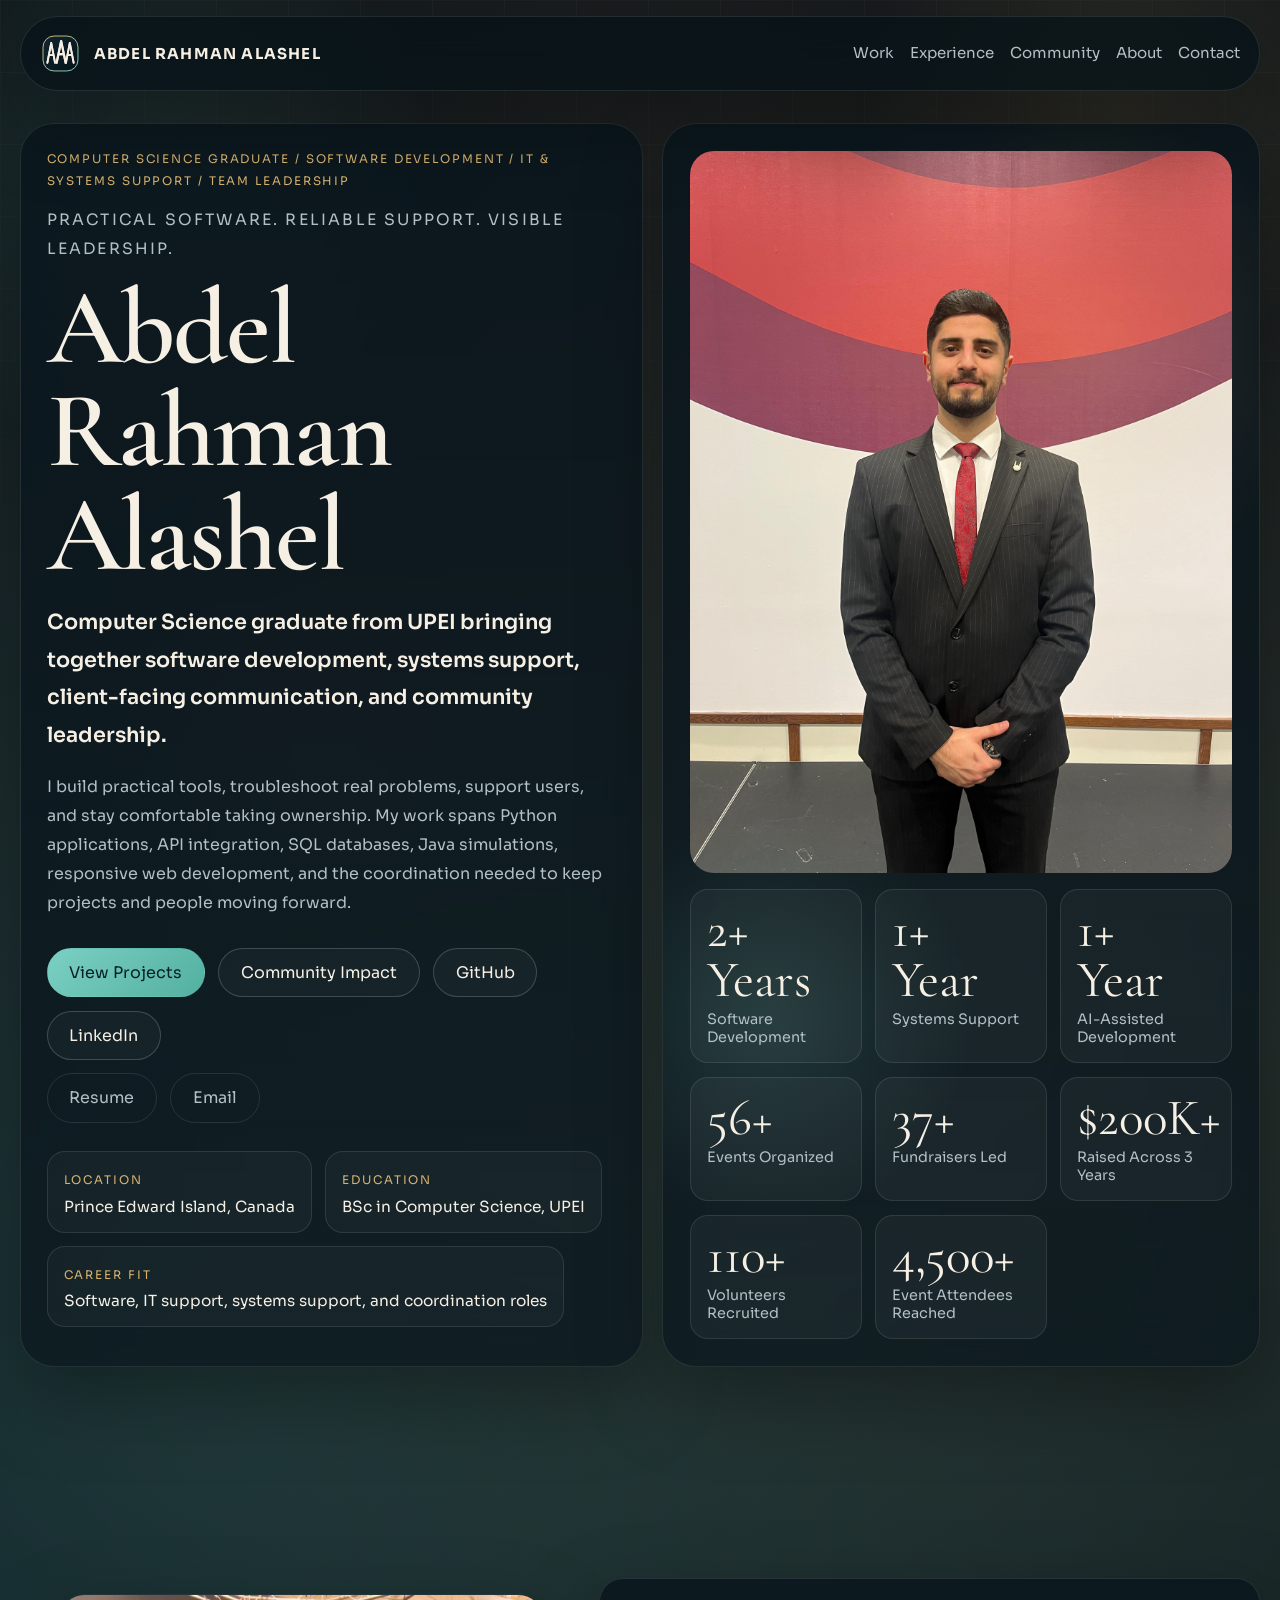
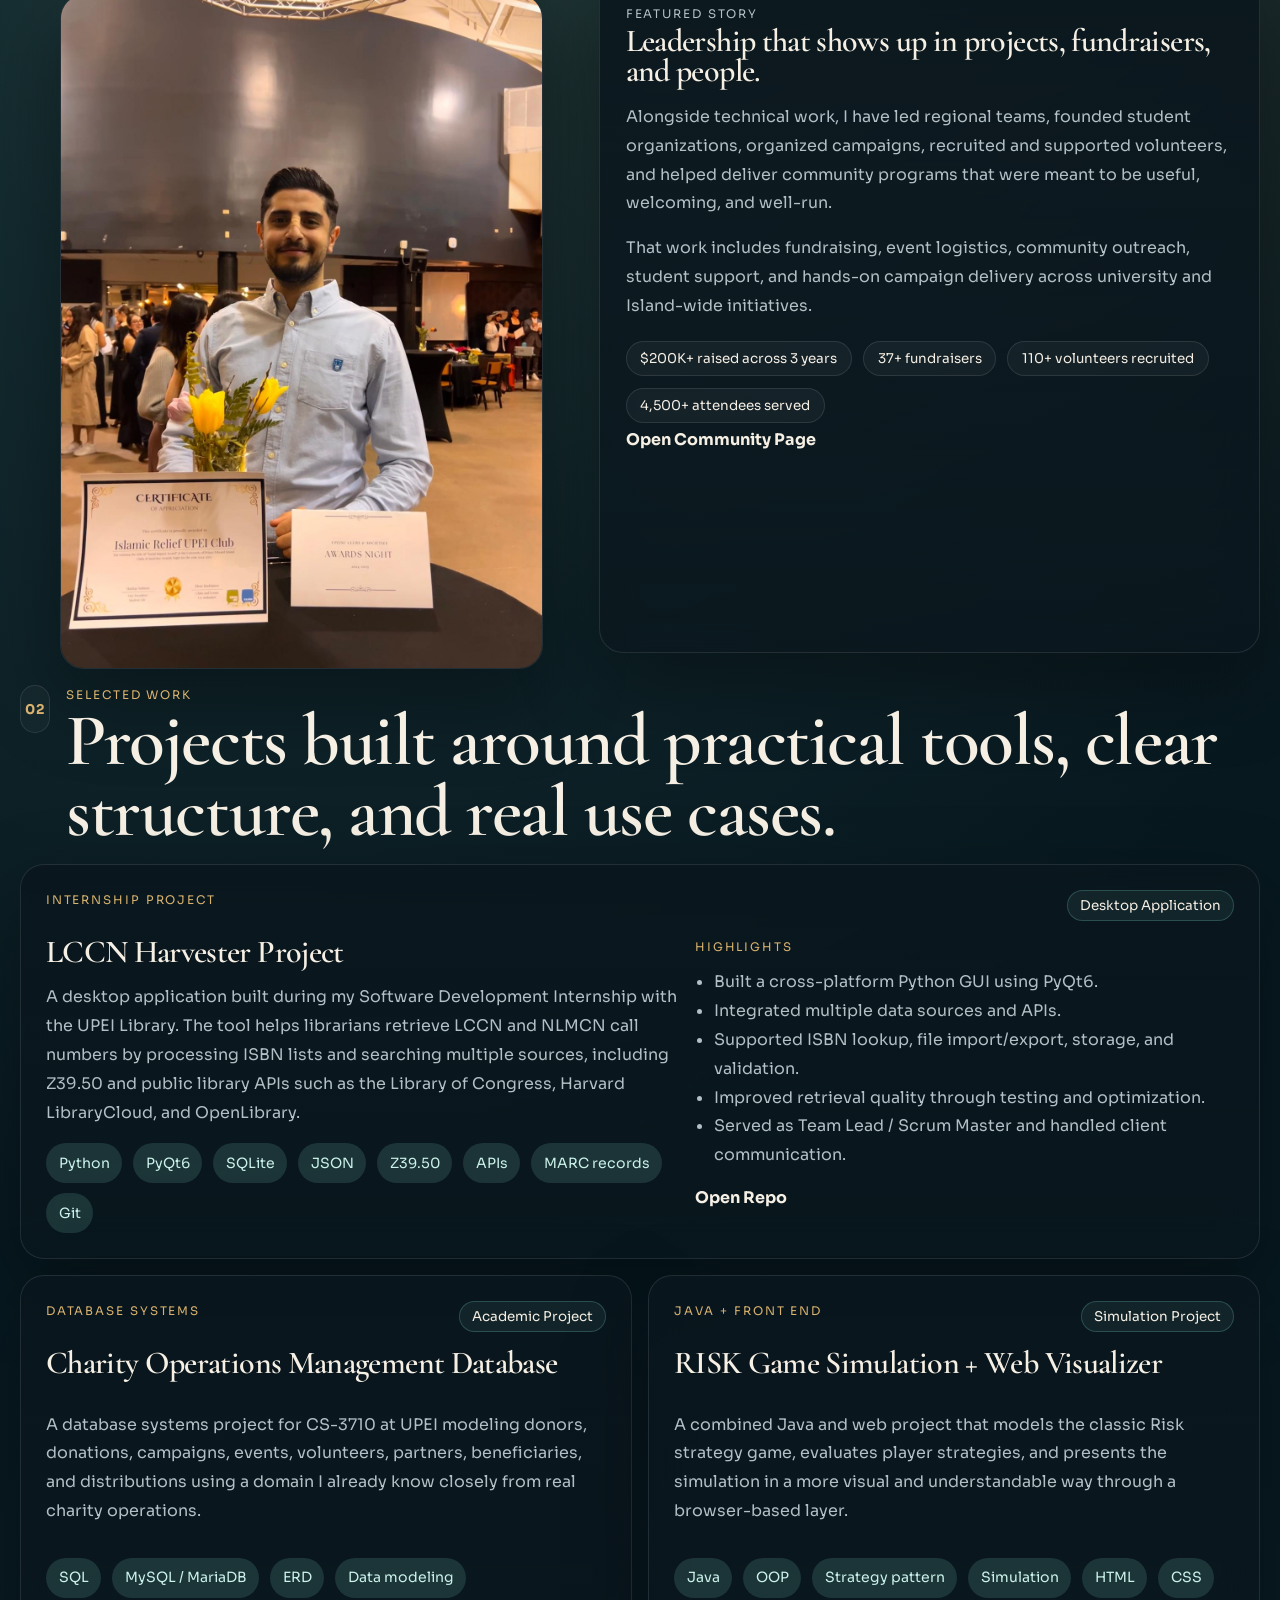
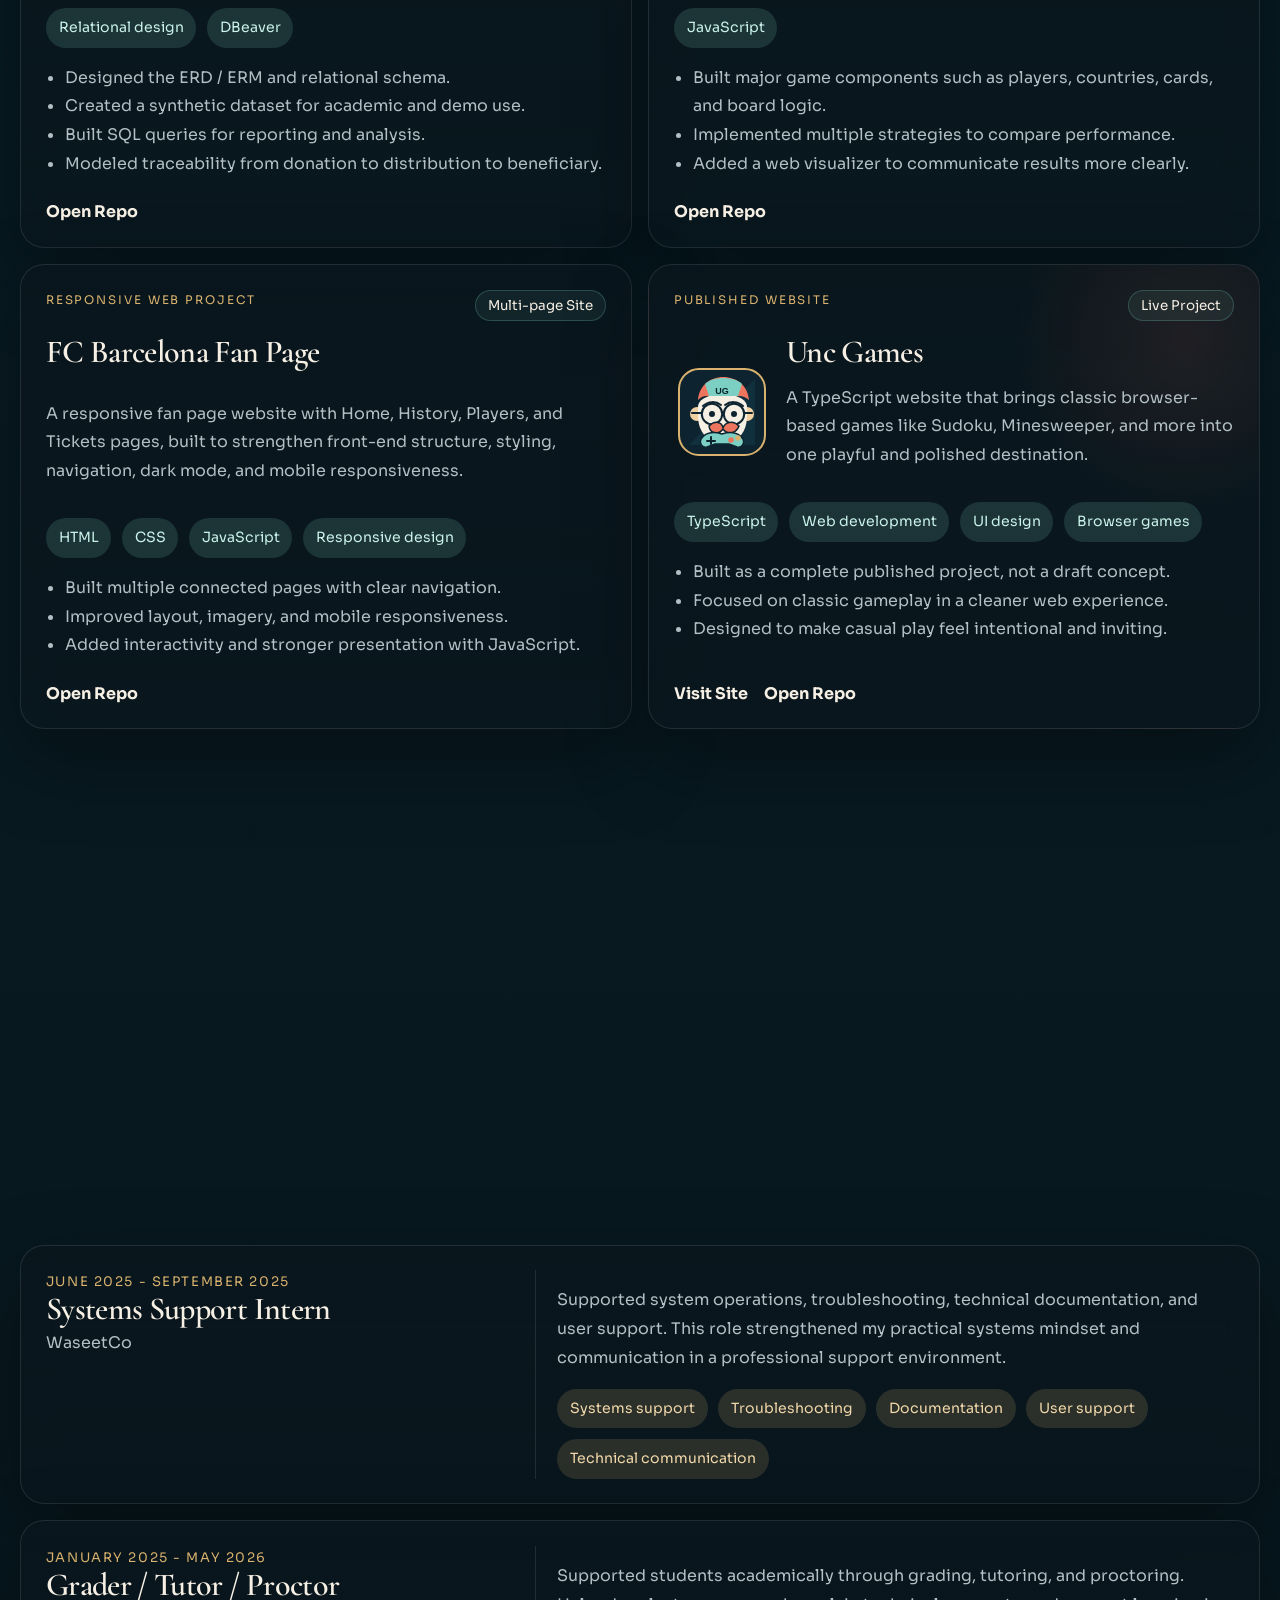
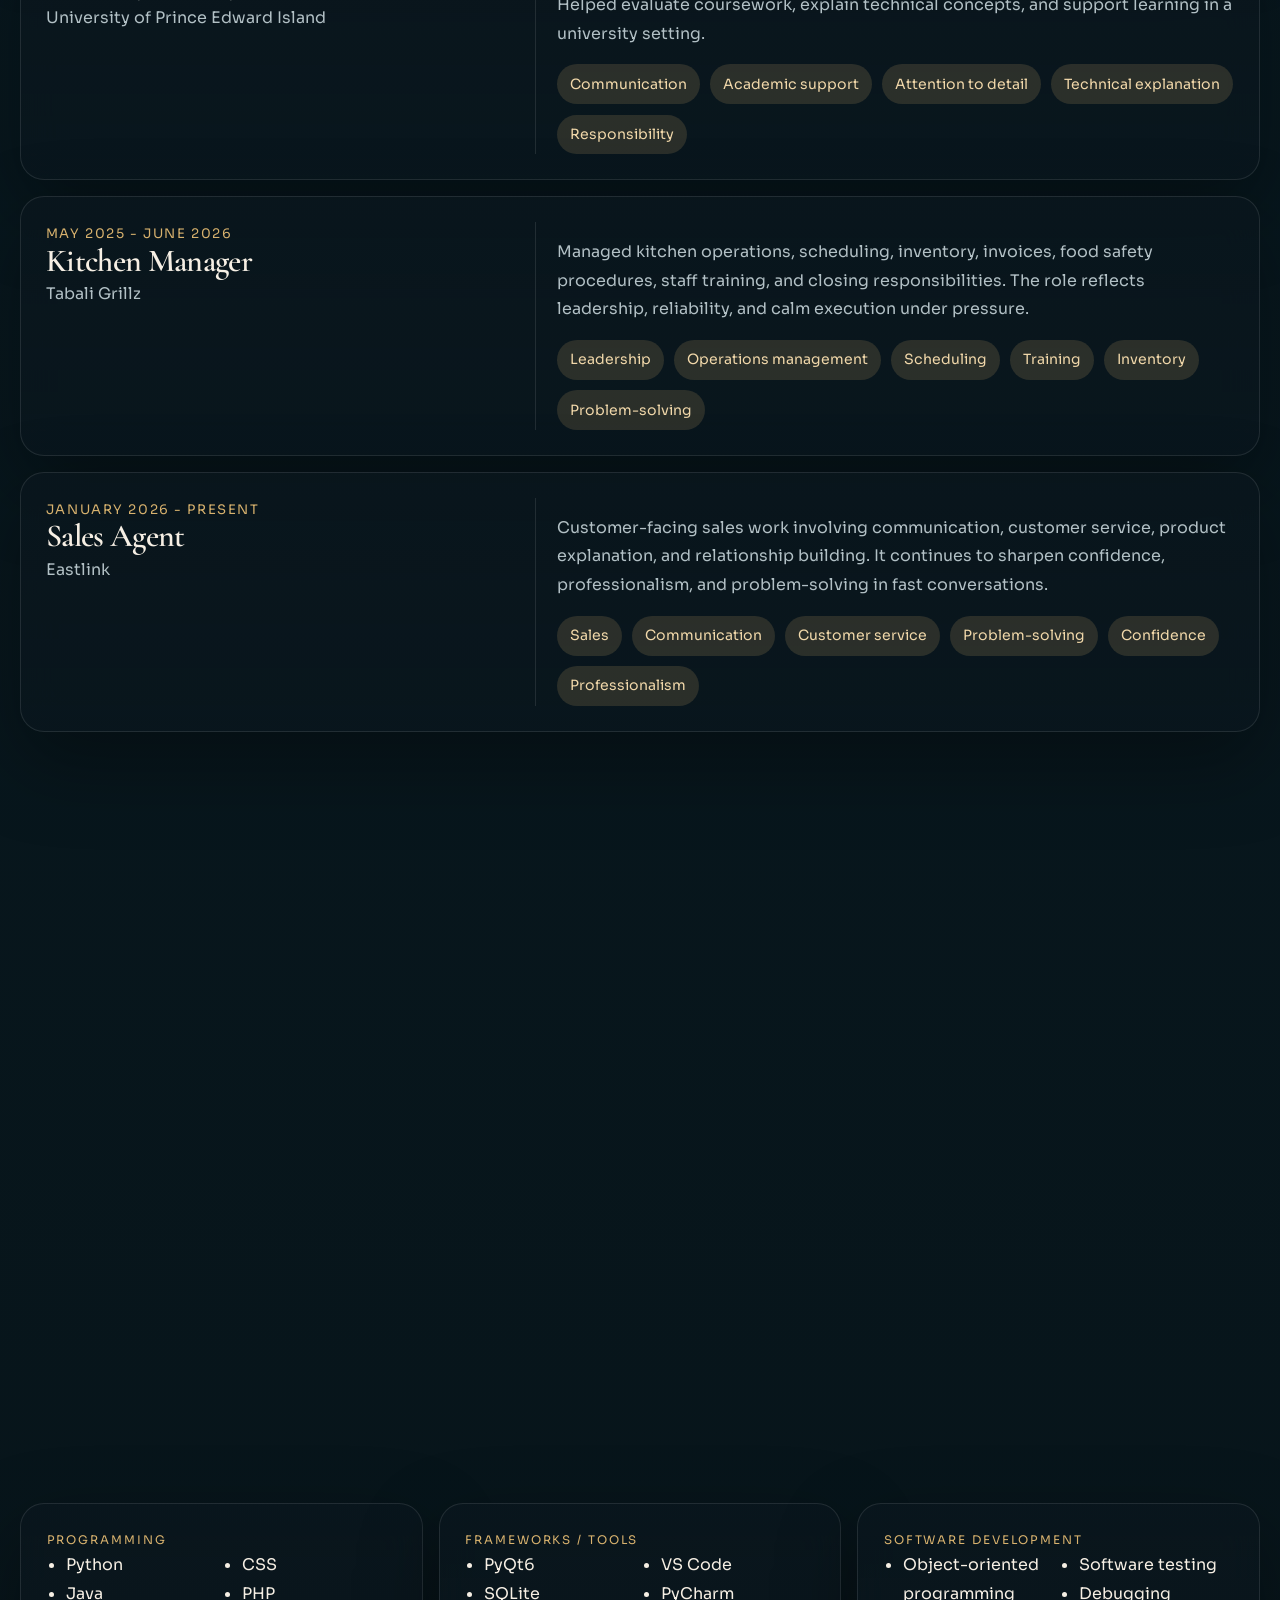
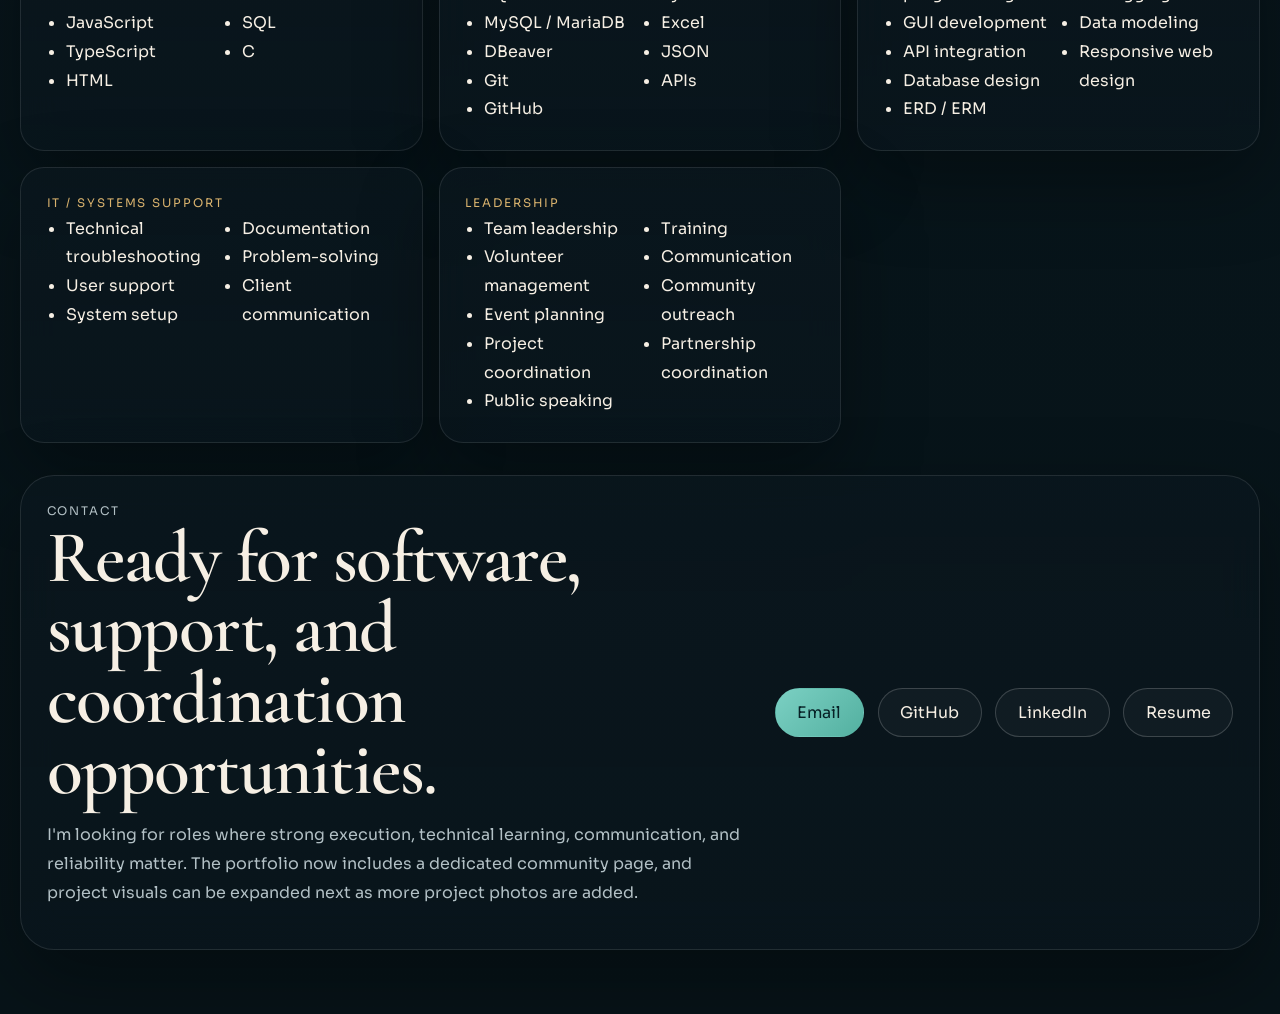
<file: index.html>
<!DOCTYPE html>
<html lang="en">
  <head>
    <meta charset="UTF-8" />
    <meta name="viewport" content="width=device-width, initial-scale=1.0" />
    <title>Abdel Rahman Alashel | Portfolio</title>
    <meta
      name="description"
      content="Portfolio of Abdel Rahman Alashel, a Computer Science graduate focused on software development, IT and systems support, project leadership, and community impact."
    />
    <meta name="theme-color" content="#071318" />
    <link rel="preconnect" href="https://fonts.googleapis.com" />
    <link rel="preconnect" href="https://fonts.gstatic.com" crossorigin />
    <link
      href="https://fonts.googleapis.com/css2?family=Cormorant+Garamond:wght@500;600;700&family=Sora:wght@400;500;600;700&display=swap"
      rel="stylesheet"
    />
    <link rel="icon" href="assets/favicon.svg" type="image/svg+xml" />
    <link rel="stylesheet" href="styles.css" />
  </head>
  <body data-page="home">
    <div class="page-noise" aria-hidden="true"></div>
    <div class="ambient ambient-one" aria-hidden="true"></div>
    <div class="ambient ambient-two" aria-hidden="true"></div>
    <div class="ambient ambient-three" aria-hidden="true"></div>

    <div class="page-shell">
      <header class="site-header">
        <a class="brand" href="index.html">
          <span class="brand-monogram" aria-hidden="true">
            <img src="assets/favicon.svg" alt="" />
          </span>
          <span>Abdel Rahman Alashel</span>
        </a>

        <nav class="site-nav" aria-label="Primary navigation">
          <a href="#projects">Work</a>
          <a href="#experience">Experience</a>
          <a href="community.html" data-page-link="community">Community</a>
          <a href="#about">About</a>
          <a href="#contact">Contact</a>
        </nav>
      </header>

      <main>
        <section class="hero section" id="top">
          <div class="hero-copy reveal">
            <p class="eyebrow">
              Computer Science Graduate / Software Development / IT &amp;
              Systems Support / Team Leadership
            </p>
            <p class="hero-kicker">Practical software. Reliable support. Visible leadership.</p>
            <h1>Abdel Rahman Alashel</h1>
            <p class="hero-subtitle">
              Computer Science graduate from UPEI bringing together software
              development, systems support, client-facing communication, and
              community leadership.
            </p>
            <p class="hero-text">
              I build practical tools, troubleshoot real problems, support
              users, and stay comfortable taking ownership. My work spans Python
              applications, API integration, SQL databases, Java simulations,
              responsive web development, and the coordination needed to keep
              projects and people moving forward.
            </p>

            <div class="hero-actions">
              <a class="button button-primary" href="#projects">View Projects</a>
              <a class="button button-secondary" href="community.html"
                >Community Impact</a
              >
              <a
                class="button button-secondary"
                href="https://github.com/AbdelrahmanAlashel"
                target="_blank"
                rel="noreferrer"
                >GitHub</a
              >
              <a
                class="button button-secondary"
                href="https://linkedin.com/in/abdel-rahman-alashel-883a30271"
                target="_blank"
                rel="noreferrer"
                >LinkedIn</a
              >
            </div>

            <div class="helper-links">
              <!-- Update the resume file path below if you replace the PDF later. -->
              <a
                class="button button-ghost"
                href="assets/Abdel_Rahman_Alashel_Combined_Resume.pdf"
                target="_blank"
                rel="noreferrer"
                >Resume</a
              >
              <!-- Replace the placeholder email below when you are ready. -->
              <a class="button button-ghost" href="mailto:you@example.com"
                >Email</a
              >
            </div>

            <div class="hero-facts">
              <article class="fact-card">
                <span class="fact-label">Location</span>
                <span class="fact-value">Prince Edward Island, Canada</span>
              </article>
              <article class="fact-card">
                <span class="fact-label">Education</span>
                <span class="fact-value">BSc in Computer Science, UPEI</span>
              </article>
              <article class="fact-card">
                <span class="fact-label">Career Fit</span>
                <span class="fact-value"
                  >Software, IT support, systems support, and coordination
                  roles</span
                >
              </article>
            </div>
          </div>

          <div class="hero-stage reveal delay-1">
            <figure class="portrait-frame">
              <img
                src="assets/hero-portrait.jpg"
                alt="Abdel Rahman Alashel in a black suit and red tie."
              />
            </figure>

            <div class="metric-stack">
              <article class="metric-card">
                <span class="metric-number"
                  ><span>2+</span><span class="metric-unit">Years</span></span
                >
                <span class="metric-label">Software Development</span>
              </article>
              <article class="metric-card">
                <span class="metric-number"
                  ><span>1+</span><span class="metric-unit">Year</span></span
                >
                <span class="metric-label">Systems Support</span>
              </article>
              <article class="metric-card">
                <span class="metric-number"
                  ><span>1+</span><span class="metric-unit">Year</span></span
                >
                <span class="metric-label">AI-Assisted Development</span>
              </article>
              <article class="metric-card">
                <span class="metric-number">56+</span>
                <span class="metric-label">Events Organized</span>
              </article>
              <article class="metric-card">
                <span class="metric-number">37+</span>
                <span class="metric-label">Fundraisers Led</span>
              </article>
              <article class="metric-card">
                <span class="metric-number">$200K+</span>
                <span class="metric-label">Raised Across 3 Years</span>
              </article>
              <article class="metric-card">
                <span class="metric-number">110+</span>
                <span class="metric-label">Volunteers Recruited</span>
              </article>
              <article class="metric-card">
                <span class="metric-number">4,500+</span>
                <span class="metric-label">Event Attendees Reached</span>
              </article>
            </div>
          </div>
        </section>

        <section class="section impact-preview" id="community-preview">
          <div class="section-head reveal">
            <span class="section-number">01</span>
            <div>
              <p class="section-label">Community Leadership</p>
              <h2>A technical profile with real community traction behind it.</h2>
            </div>
          </div>

          <div class="spotlight-layout">
            <figure class="media-card reveal">
              <img
                src="assets/community/social-impact-award.jpg"
                alt="Abdel Rahman Alashel holding the UPEI Clubs and Societies Social Impact Award certificate."
                loading="lazy"
              />
            </figure>

            <article class="spotlight-card reveal delay-1">
              <p class="card-kicker">Featured Story</p>
              <h3>Leadership that shows up in projects, fundraisers, and people.</h3>
              <p>
                Alongside technical work, I have led regional teams, founded
                student organizations, organized campaigns, recruited and
                supported volunteers, and helped deliver community programs that
                were meant to be useful, welcoming, and well-run.
              </p>
              <p>
                That work includes fundraising, event logistics, community
                outreach, student support, and hands-on campaign delivery across
                university and Island-wide initiatives.
              </p>

              <div class="chip-cloud">
                <span class="impact-chip">$200K+ raised across 3 years</span>
                <span class="impact-chip">37+ fundraisers</span>
                <span class="impact-chip">110+ volunteers recruited</span>
                <span class="impact-chip">4,500+ attendees served</span>
              </div>

              <div class="project-actions">
                <a class="text-link" href="community.html">Open Community Page</a>
              </div>
            </article>
          </div>
        </section>

        <section class="section" id="projects">
          <div class="section-head reveal">
            <span class="section-number">02</span>
            <div>
              <p class="section-label">Selected Work</p>
              <h2>Projects built around practical tools, clear structure, and real use cases.</h2>
            </div>
          </div>

          <div class="project-grid">
            <article class="project-card project-card-featured reveal">
              <div class="card-topline">
                <p class="card-kicker">Internship Project</p>
                <span class="card-status">Desktop Application</span>
              </div>

              <div class="project-feature-layout">
                <div>
                  <h3>LCCN Harvester Project</h3>
                  <p class="project-copy">
                    A desktop application built during my Software Development
                    Internship with the UPEI Library. The tool helps librarians
                    retrieve LCCN and NLMCN call numbers by processing ISBN
                    lists and searching multiple sources, including Z39.50 and
                    public library APIs such as the Library of Congress, Harvard
                    LibraryCloud, and OpenLibrary.
                  </p>

                  <ul class="tag-list">
                    <li>Python</li>
                    <li>PyQt6</li>
                    <li>SQLite</li>
                    <li>JSON</li>
                    <li>Z39.50</li>
                    <li>APIs</li>
                    <li>MARC records</li>
                    <li>Git</li>
                  </ul>
                </div>

                <div class="project-side">
                  <p class="detail-label">Highlights</p>
                  <ul class="detail-list">
                    <li>Built a cross-platform Python GUI using PyQt6.</li>
                    <li>Integrated multiple data sources and APIs.</li>
                    <li>Supported ISBN lookup, file import/export, storage, and validation.</li>
                    <li>Improved retrieval quality through testing and optimization.</li>
                    <li>Served as Team Lead / Scrum Master and handled client communication.</li>
                  </ul>

                  <div class="project-actions">
                    <a
                      class="text-link"
                      href="https://github.com/AbdelrahmanAlashel/LCCN-Harvester-Project"
                      target="_blank"
                      rel="noreferrer"
                      >Open Repo</a
                    >
                  </div>
                </div>
              </div>
            </article>

            <article class="project-card reveal delay-1">
              <div class="card-topline">
                <p class="card-kicker">Database Systems</p>
                <span class="card-status">Academic Project</span>
              </div>
              <h3>Charity Operations Management Database</h3>
              <p class="project-copy">
                A database systems project for CS-3710 at UPEI modeling donors,
                donations, campaigns, events, volunteers, partners,
                beneficiaries, and distributions using a domain I already know
                closely from real charity operations.
              </p>
              <ul class="tag-list">
                <li>SQL</li>
                <li>MySQL / MariaDB</li>
                <li>ERD</li>
                <li>Data modeling</li>
                <li>Relational design</li>
                <li>DBeaver</li>
              </ul>
              <ul class="detail-list">
                <li>Designed the ERD / ERM and relational schema.</li>
                <li>Created a synthetic dataset for academic and demo use.</li>
                <li>Built SQL queries for reporting and analysis.</li>
                <li>Modeled traceability from donation to distribution to beneficiary.</li>
              </ul>
              <div class="project-actions">
                <a
                  class="text-link"
                  href="https://github.com/AbdelrahmanAlashel/Charity-Operations-Management-Database"
                  target="_blank"
                  rel="noreferrer"
                  >Open Repo</a
                >
              </div>
            </article>

            <article class="project-card reveal delay-2">
              <div class="card-topline">
                <p class="card-kicker">Java + Front End</p>
                <span class="card-status">Simulation Project</span>
              </div>
              <h3>RISK Game Simulation + Web Visualizer</h3>
              <p class="project-copy">
                A combined Java and web project that models the classic Risk
                strategy game, evaluates player strategies, and presents the
                simulation in a more visual and understandable way through a
                browser-based layer.
              </p>
              <ul class="tag-list">
                <li>Java</li>
                <li>OOP</li>
                <li>Strategy pattern</li>
                <li>Simulation</li>
                <li>HTML</li>
                <li>CSS</li>
                <li>JavaScript</li>
              </ul>
              <ul class="detail-list">
                <li>Built major game components such as players, countries, cards, and board logic.</li>
                <li>Implemented multiple strategies to compare performance.</li>
                <li>Added a web visualizer to communicate results more clearly.</li>
              </ul>
              <div class="project-actions">
                <a
                  class="text-link"
                  href="https://github.com/AbdelrahmanAlashel/RISK-Game"
                  target="_blank"
                  rel="noreferrer"
                  >Open Repo</a
                >
              </div>
            </article>

            <article class="project-card reveal">
              <div class="card-topline">
                <p class="card-kicker">Responsive Web Project</p>
                <span class="card-status">Multi-page Site</span>
              </div>
              <h3>FC Barcelona Fan Page</h3>
              <p class="project-copy">
                A responsive fan page website with Home, History, Players, and
                Tickets pages, built to strengthen front-end structure,
                styling, navigation, dark mode, and mobile responsiveness.
              </p>
              <ul class="tag-list">
                <li>HTML</li>
                <li>CSS</li>
                <li>JavaScript</li>
                <li>Responsive design</li>
              </ul>
              <ul class="detail-list">
                <li>Built multiple connected pages with clear navigation.</li>
                <li>Improved layout, imagery, and mobile responsiveness.</li>
                <li>Added interactivity and stronger presentation with JavaScript.</li>
              </ul>
              <div class="project-actions">
                <a
                  class="text-link"
                  href="https://github.com/AbdelrahmanAlashel/Fan-Page-Website"
                  target="_blank"
                  rel="noreferrer"
                  >Open Repo</a
                >
              </div>
            </article>

            <article class="project-card project-card-logo reveal delay-1">
              <div class="card-topline">
                <p class="card-kicker">Published Website</p>
                <span class="card-status">Live Project</span>
              </div>

              <div class="project-logo-lockup">
                <img
                  class="project-logo"
                  src="assets/unc-games-logo.svg"
                  alt="Unc Games logo"
                  loading="lazy"
                />
                <div>
                  <h3>Unc Games</h3>
                  <p class="project-copy">
                    A TypeScript website that brings classic browser-based games
                    like Sudoku, Minesweeper, and more into one playful and
                    polished destination.
                  </p>
                </div>
              </div>

              <ul class="tag-list">
                <li>TypeScript</li>
                <li>Web development</li>
                <li>UI design</li>
                <li>Browser games</li>
              </ul>

              <ul class="detail-list">
                <li>Built as a complete published project, not a draft concept.</li>
                <li>Focused on classic gameplay in a cleaner web experience.</li>
                <li>Designed to make casual play feel intentional and inviting.</li>
              </ul>

              <div class="project-actions">
                <a
                  class="text-link"
                  href="https://abdelrahmanalashel.github.io/Unc-Games/"
                  target="_blank"
                  rel="noreferrer"
                  >Visit Site</a
                >
                <a
                  class="text-link"
                  href="https://github.com/AbdelrahmanAlashel/Unc-Games"
                  target="_blank"
                  rel="noreferrer"
                  >Open Repo</a
                >
              </div>
            </article>
          </div>
        </section>

        <section class="section" id="experience">
          <div class="section-head reveal">
            <span class="section-number">03</span>
            <div>
              <p class="section-label">Experience</p>
              <h2>Work shaped by technical execution, responsibility, and people-facing trust.</h2>
            </div>
          </div>

          <div class="experience-list">
            <article class="experience-item reveal">
              <div class="experience-meta">
                <p class="experience-date">September 2025 - April 2026</p>
                <h3>Software Development Intern</h3>
                <p class="experience-org">UPEI Library</p>
              </div>
              <div class="experience-body">
                <p>
                  Worked on the LCCN Harvester desktop application for library
                  cataloging support. Served as Team Lead / Scrum Master,
                  contributed to frontend and backend development, integrated
                  APIs and Z39.50 sources, supported testing, and communicated
                  with the client.
                </p>
                <ul class="skill-pill-list">
                  <li>Python</li>
                  <li>PyQt6</li>
                  <li>APIs</li>
                  <li>JSON</li>
                  <li>SQLite</li>
                  <li>Z39.50</li>
                  <li>Git</li>
                  <li>Testing</li>
                  <li>Client communication</li>
                  <li>Project coordination</li>
                </ul>
              </div>
            </article>

            <article class="experience-item reveal delay-1">
              <div class="experience-meta">
                <p class="experience-date">June 2025 - September 2025</p>
                <h3>Systems Support Intern</h3>
                <p class="experience-org">WaseetCo</p>
              </div>
              <div class="experience-body">
                <p>
                  Supported system operations, troubleshooting, technical
                  documentation, and user support. This role strengthened my
                  practical systems mindset and communication in a professional
                  support environment.
                </p>
                <ul class="skill-pill-list">
                  <li>Systems support</li>
                  <li>Troubleshooting</li>
                  <li>Documentation</li>
                  <li>User support</li>
                  <li>Technical communication</li>
                </ul>
              </div>
            </article>

            <article class="experience-item reveal delay-2">
              <div class="experience-meta">
                <p class="experience-date">January 2025 - May 2026</p>
                <h3>Grader / Tutor / Proctor</h3>
                <p class="experience-org">University of Prince Edward Island</p>
              </div>
              <div class="experience-body">
                <p>
                  Supported students academically through grading, tutoring, and
                  proctoring. Helped evaluate coursework, explain technical
                  concepts, and support learning in a university setting.
                </p>
                <ul class="skill-pill-list">
                  <li>Communication</li>
                  <li>Academic support</li>
                  <li>Attention to detail</li>
                  <li>Technical explanation</li>
                  <li>Responsibility</li>
                </ul>
              </div>
            </article>

            <article class="experience-item reveal">
              <div class="experience-meta">
                <p class="experience-date">May 2025 - June 2026</p>
                <h3>Kitchen Manager</h3>
                <p class="experience-org">Tabali Grillz</p>
              </div>
              <div class="experience-body">
                <p>
                  Managed kitchen operations, scheduling, inventory, invoices,
                  food safety procedures, staff training, and closing
                  responsibilities. The role reflects leadership, reliability,
                  and calm execution under pressure.
                </p>
                <ul class="skill-pill-list">
                  <li>Leadership</li>
                  <li>Operations management</li>
                  <li>Scheduling</li>
                  <li>Training</li>
                  <li>Inventory</li>
                  <li>Problem-solving</li>
                </ul>
              </div>
            </article>

            <article class="experience-item reveal delay-1">
              <div class="experience-meta">
                <p class="experience-date">January 2026 - Present</p>
                <h3>Sales Agent</h3>
                <p class="experience-org">Eastlink</p>
              </div>
              <div class="experience-body">
                <p>
                  Customer-facing sales work involving communication, customer
                  service, product explanation, and relationship building. It
                  continues to sharpen confidence, professionalism, and
                  problem-solving in fast conversations.
                </p>
                <ul class="skill-pill-list">
                  <li>Sales</li>
                  <li>Communication</li>
                  <li>Customer service</li>
                  <li>Problem-solving</li>
                  <li>Confidence</li>
                  <li>Professionalism</li>
                </ul>
              </div>
            </article>
          </div>
        </section>

        <section class="section" id="about">
          <div class="section-head reveal">
            <span class="section-number">04</span>
            <div>
              <p class="section-label">About</p>
              <h2>Well-rounded, technical, and comfortable taking ownership.</h2>
            </div>
          </div>

          <div class="profile-grid">
            <article class="profile-story reveal">
              <p>
                I'm a Computer Science graduate from UPEI with experience across
                software development, IT support, systems support, and
                operations leadership. My technical work includes Python
                applications, GUI development, API integration, SQL databases,
                Java simulations, and responsive web projects.
              </p>
              <p>
                I also have experience supporting users, troubleshooting
                systems, testing software, coordinating teams, and communicating
                with clients and stakeholders.
              </p>
              <p>
                Outside of technical work, I have led university and Island-wide
                community initiatives, managed volunteer teams, coordinated
                events, and supported students through cultural, academic, and
                humanitarian projects. I bring a mix of technical ability,
                leadership, communication, and practical problem-solving.
              </p>
            </article>

            <div class="profile-side">
              <article class="side-card reveal delay-1">
                <p class="section-label">Education</p>
                <h3>Bachelor of Science in Computer Science</h3>
                <p class="experience-org">University of Prince Edward Island</p>
                <p>Graduated: 2026</p>
                <p>Diplomas in Mathematics and Business</p>
              </article>

              <article class="side-card reveal delay-2">
                <p class="section-label">Certifications</p>
                <ul class="detail-list compact-list">
                  <li>Emergency First Aid - Heart &amp; Stroke / PEI, Canada, 2025</li>
                  <li>Advanced Food Safety - Canadian Food Safety Group / PEI, Canada, 2025</li>
                  <li>Emotional Intelligence - Scouts Association of Jordan, 2017</li>
                  <li>Meeting Management - Al-Nashamah, 2018</li>
                  <li>Public Speaking - Jakk Team, 2019</li>
                  <li>Time Management - Ma'arej, 2021</li>
                </ul>
              </article>
            </div>
          </div>

          <div class="skills-grid">
            <article class="skill-card reveal">
              <p class="section-label">Programming</p>
              <ul class="skill-columns">
                <li>Python</li>
                <li>Java</li>
                <li>JavaScript</li>
                <li>TypeScript</li>
                <li>HTML</li>
                <li>CSS</li>
                <li>PHP</li>
                <li>SQL</li>
                <li>C</li>
              </ul>
            </article>

            <article class="skill-card reveal delay-1">
              <p class="section-label">Frameworks / Tools</p>
              <ul class="skill-columns">
                <li>PyQt6</li>
                <li>SQLite</li>
                <li>MySQL / MariaDB</li>
                <li>DBeaver</li>
                <li>Git</li>
                <li>GitHub</li>
                <li>VS Code</li>
                <li>PyCharm</li>
                <li>Excel</li>
                <li>JSON</li>
                <li>APIs</li>
              </ul>
            </article>

            <article class="skill-card reveal delay-2">
              <p class="section-label">Software Development</p>
              <ul class="skill-columns">
                <li>Object-oriented programming</li>
                <li>GUI development</li>
                <li>API integration</li>
                <li>Database design</li>
                <li>ERD / ERM</li>
                <li>Software testing</li>
                <li>Debugging</li>
                <li>Data modeling</li>
                <li>Responsive web design</li>
              </ul>
            </article>

            <article class="skill-card reveal">
              <p class="section-label">IT / Systems Support</p>
              <ul class="skill-columns">
                <li>Technical troubleshooting</li>
                <li>User support</li>
                <li>System setup</li>
                <li>Documentation</li>
                <li>Problem-solving</li>
                <li>Client communication</li>
              </ul>
            </article>

            <article class="skill-card reveal delay-1">
              <p class="section-label">Leadership</p>
              <ul class="skill-columns">
                <li>Team leadership</li>
                <li>Volunteer management</li>
                <li>Event planning</li>
                <li>Project coordination</li>
                <li>Public speaking</li>
                <li>Training</li>
                <li>Communication</li>
                <li>Community outreach</li>
                <li>Partnership coordination</li>
              </ul>
            </article>
          </div>
        </section>

        <section class="section contact-shell reveal" id="contact">
          <div class="contact-copy">
            <p class="section-label">Contact</p>
            <h2>Ready for software, support, and coordination opportunities.</h2>
            <p>
              I'm looking for roles where strong execution, technical learning,
              communication, and reliability matter. The portfolio now includes
              a dedicated community page, and project visuals can be expanded
              next as more project photos are added.
            </p>
          </div>

          <div class="contact-actions">
            <!-- Replace the placeholder email below when you are ready. -->
            <a class="button button-primary" href="mailto:you@example.com">Email</a>
            <a
              class="button button-secondary"
              href="https://github.com/AbdelrahmanAlashel"
              target="_blank"
              rel="noreferrer"
              >GitHub</a
            >
            <a
              class="button button-secondary"
              href="https://linkedin.com/in/abdel-rahman-alashel-883a30271"
              target="_blank"
              rel="noreferrer"
              >LinkedIn</a
            >
            <!-- Update the resume file path below if you replace the PDF later. -->
            <a
              class="button button-secondary"
              href="assets/Abdel_Rahman_Alashel_Combined_Resume.pdf"
              target="_blank"
              rel="noreferrer"
              >Resume</a
            >
          </div>
        </section>
      </main>
    </div>

    <script src="script.js"></script>
  </body>
</html>
</file>
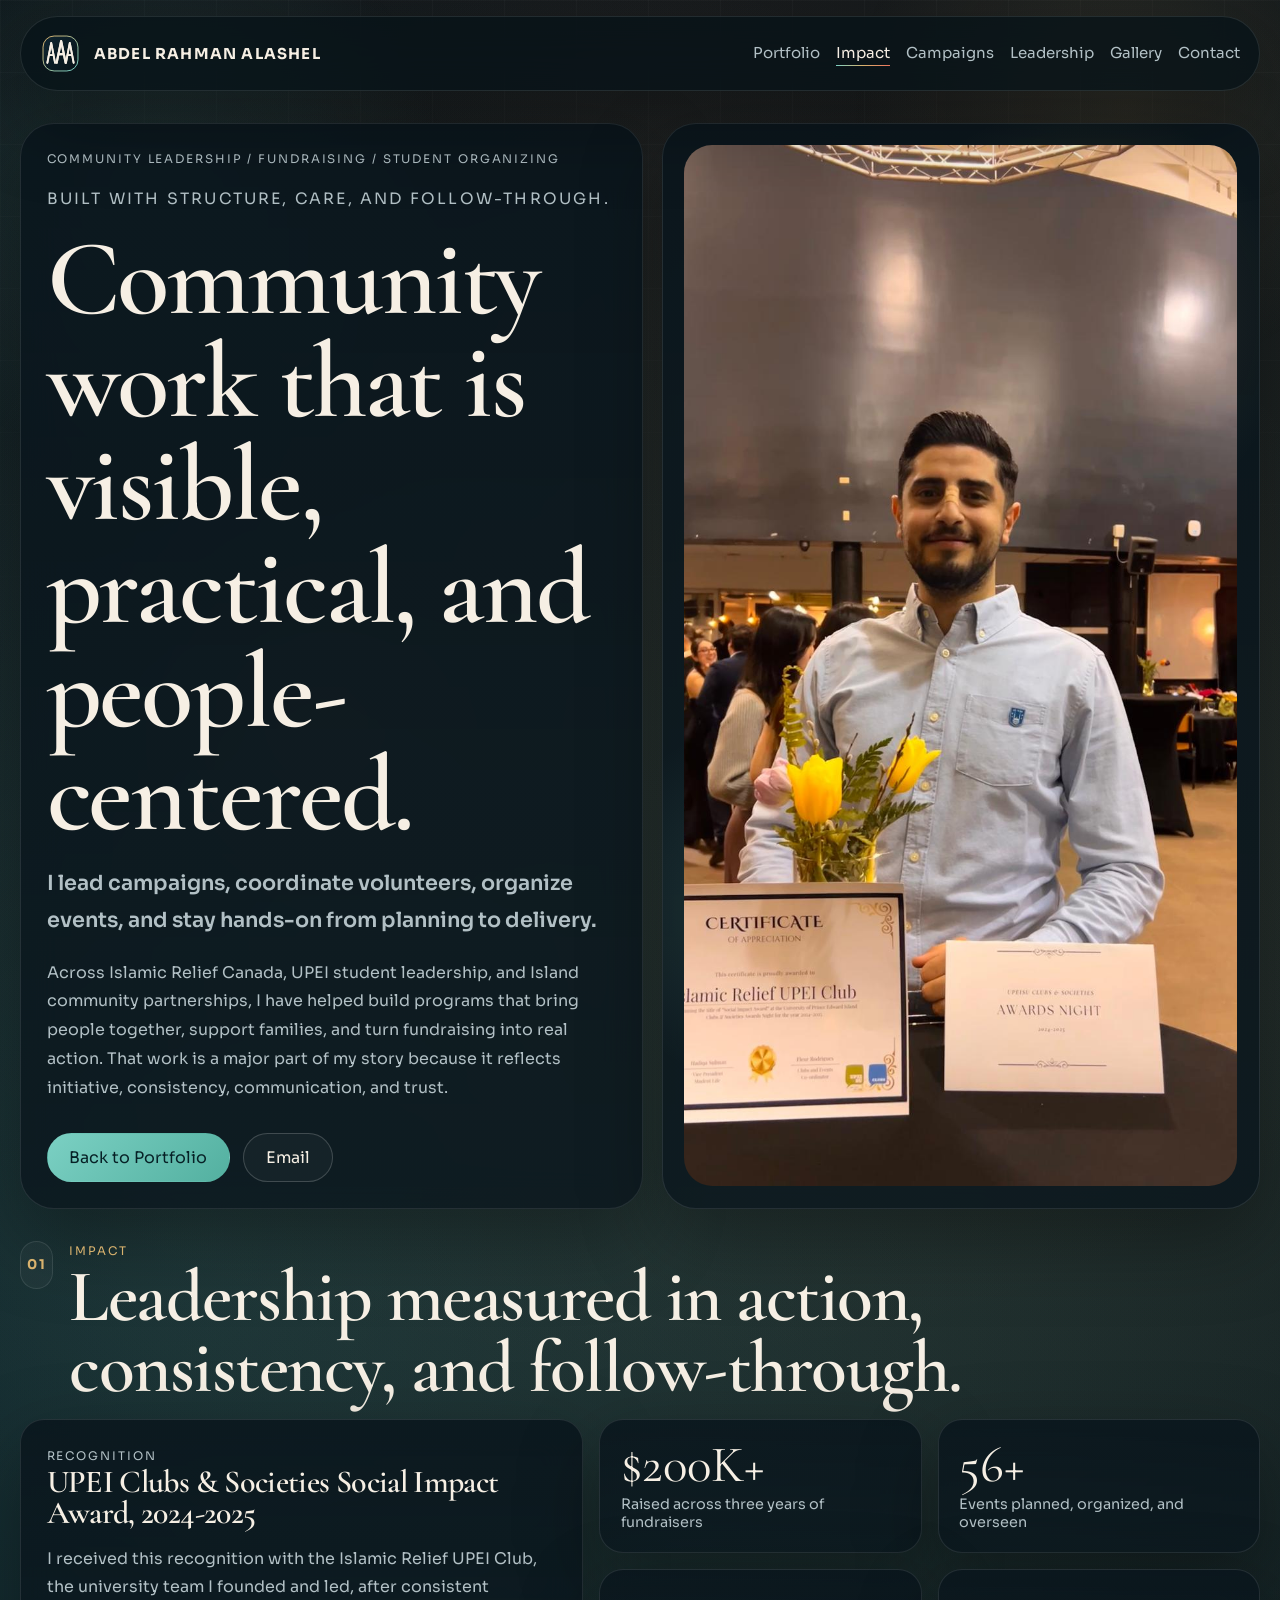
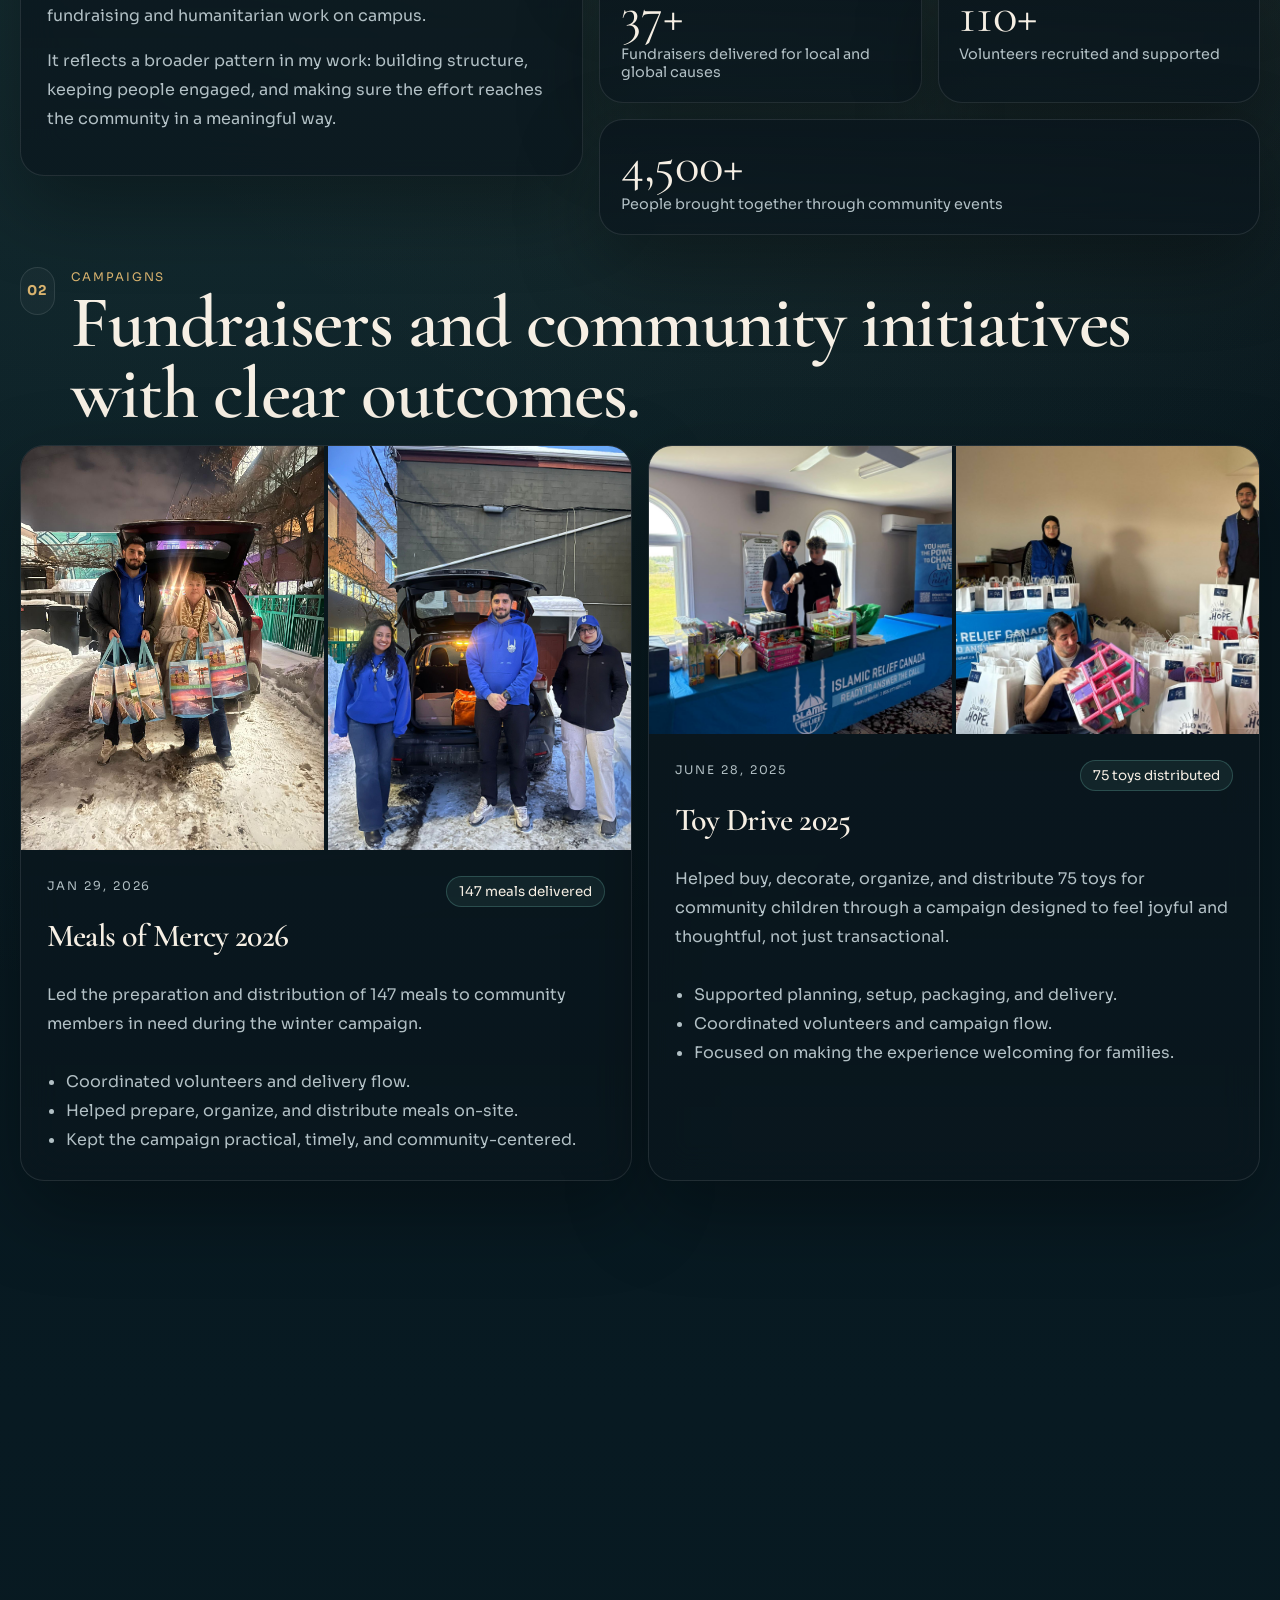
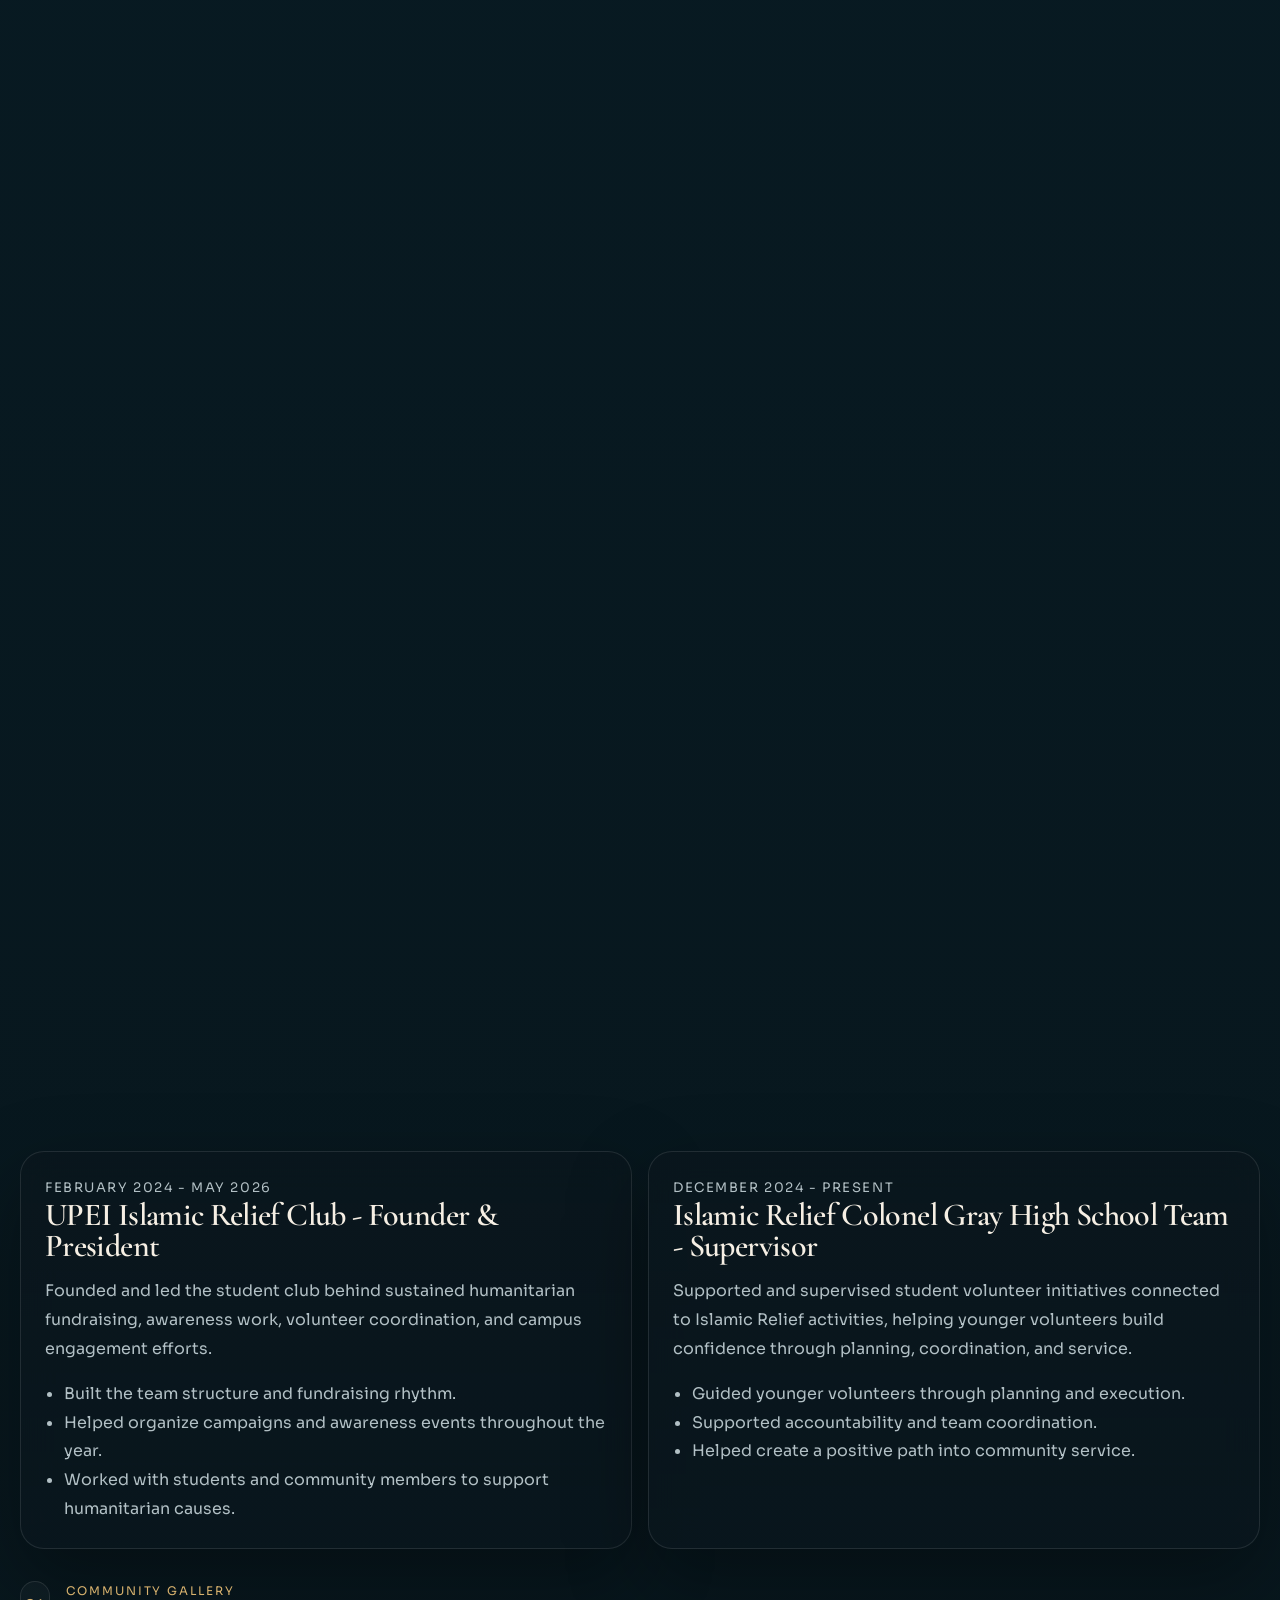
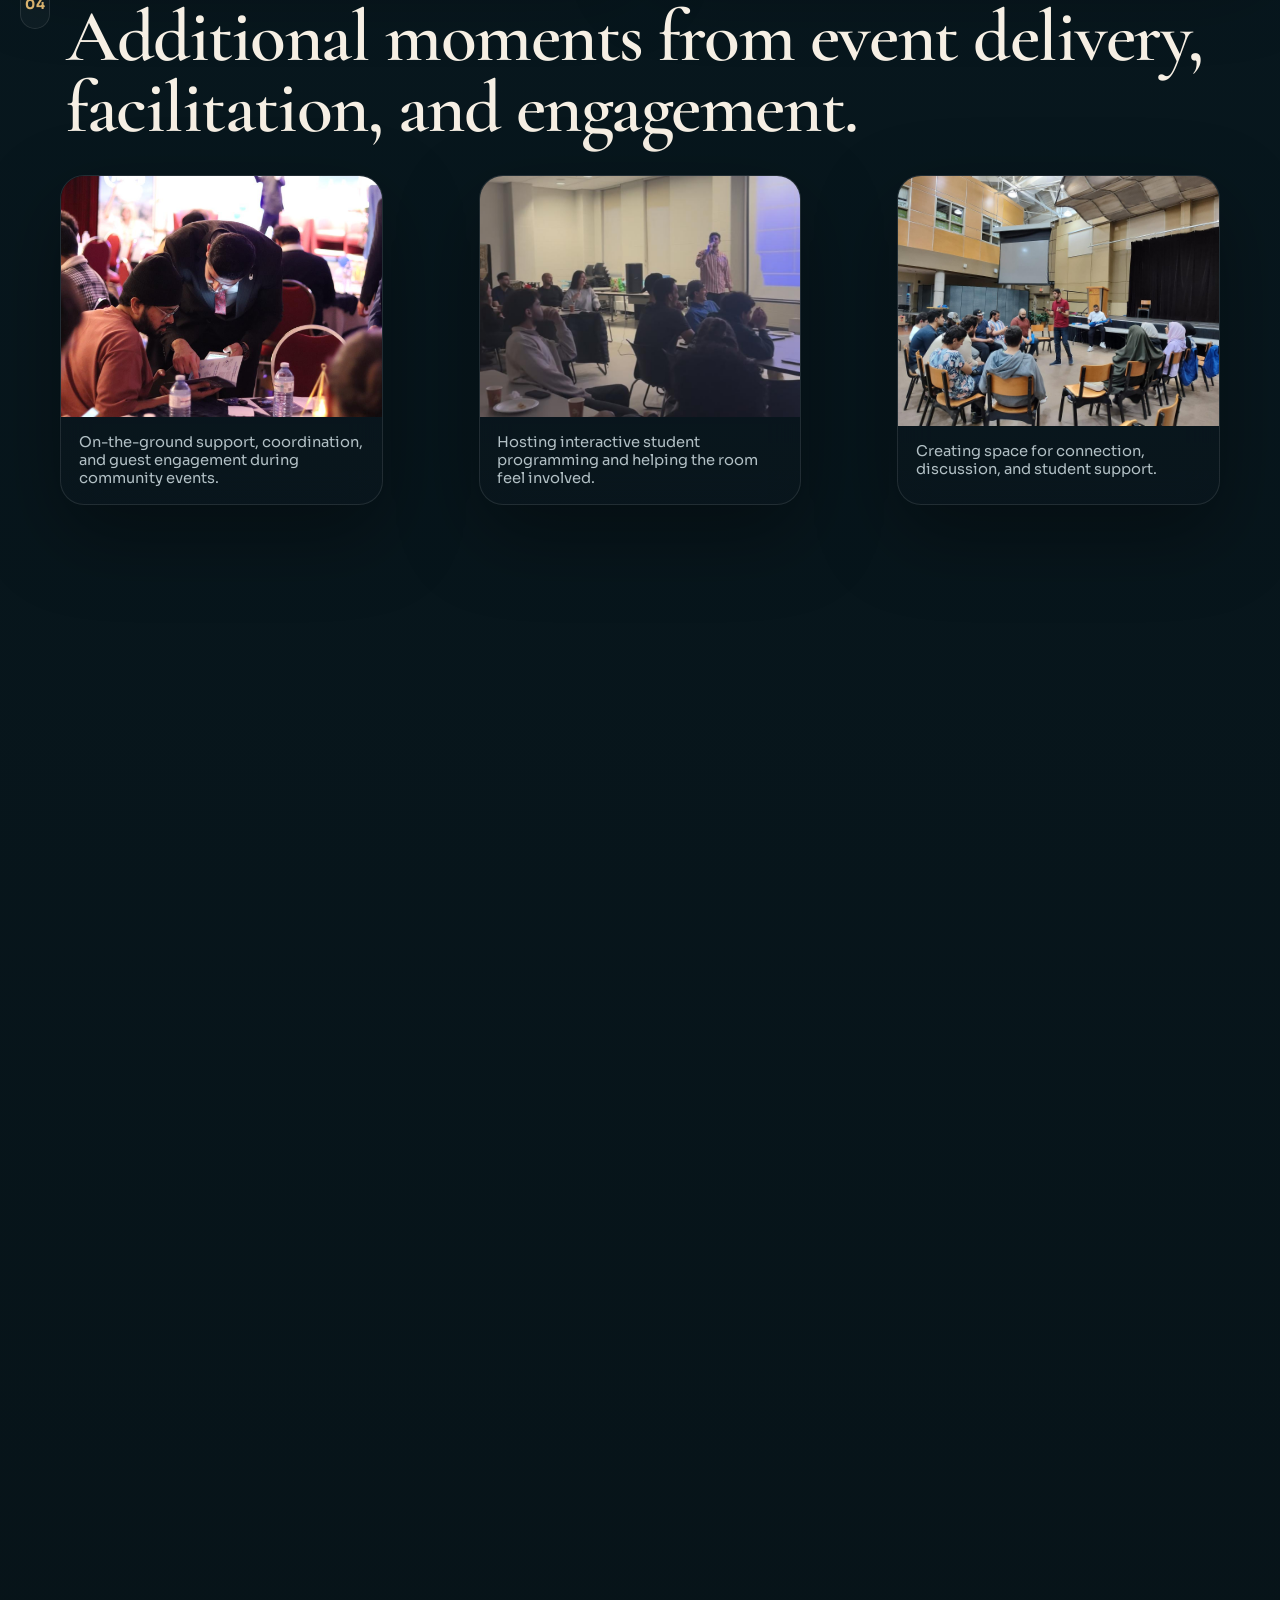
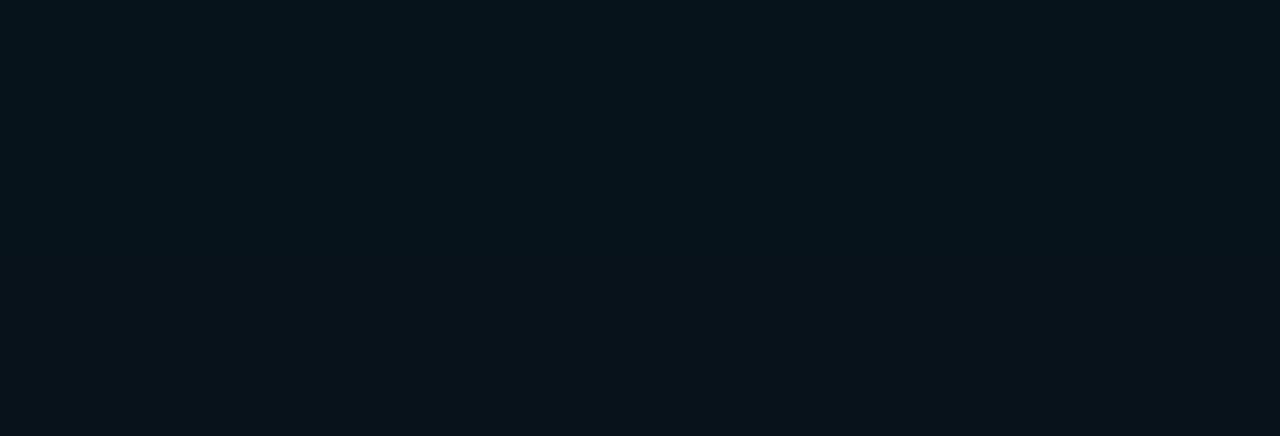
<file: community.html>
<!DOCTYPE html>
<html lang="en">
  <head>
    <meta charset="UTF-8" />
    <meta name="viewport" content="width=device-width, initial-scale=1.0" />
    <title>Abdel Rahman Alashel | Community Leadership</title>
    <meta
      name="description"
      content="Community leadership, fundraising, volunteer management, and outreach work led by Abdel Rahman Alashel across UPEI and Prince Edward Island."
    />
    <meta name="theme-color" content="#071318" />
    <link rel="preconnect" href="https://fonts.googleapis.com" />
    <link rel="preconnect" href="https://fonts.gstatic.com" crossorigin />
    <link
      href="https://fonts.googleapis.com/css2?family=Cormorant+Garamond:wght@500;600;700&family=Sora:wght@400;500;600;700&display=swap"
      rel="stylesheet"
    />
    <link rel="icon" href="assets/favicon.svg" type="image/svg+xml" />
    <link rel="stylesheet" href="styles.css" />
  </head>
  <body data-page="community">
    <div class="page-noise" aria-hidden="true"></div>
    <div class="ambient ambient-one" aria-hidden="true"></div>
    <div class="ambient ambient-two" aria-hidden="true"></div>
    <div class="ambient ambient-three" aria-hidden="true"></div>

    <div class="page-shell">
      <header class="site-header">
        <a class="brand" href="index.html">
          <span class="brand-monogram" aria-hidden="true">
            <img src="assets/favicon.svg" alt="" />
          </span>
          <span>Abdel Rahman Alashel</span>
        </a>

        <nav class="site-nav" aria-label="Community navigation">
          <a href="index.html" data-page-link="home">Portfolio</a>
          <a href="#impact">Impact</a>
          <a href="#campaigns">Campaigns</a>
          <a href="#leadership">Leadership</a>
          <a href="#gallery">Gallery</a>
          <a href="#connect">Contact</a>
        </nav>
      </header>

      <main>
        <section class="community-hero section">
          <div class="community-hero-copy reveal">
            <p class="eyebrow">Community Leadership / Fundraising / Student Organizing</p>
            <p class="hero-kicker">Built with structure, care, and follow-through.</p>
            <h1>Community work that is visible, practical, and people-centered.</h1>
            <p class="hero-subtitle">
              I lead campaigns, coordinate volunteers, organize events, and stay
              hands-on from planning to delivery.
            </p>
            <p class="hero-text">
              Across Islamic Relief Canada, UPEI student leadership, and Island
              community partnerships, I have helped build programs that bring
              people together, support families, and turn fundraising into real
              action. That work is a major part of my story because it reflects
              initiative, consistency, communication, and trust.
            </p>

            <div class="hero-actions">
              <a class="button button-primary" href="index.html">Back to Portfolio</a>
              <!-- Replace the placeholder email below when you are ready. -->
              <a class="button button-secondary" href="mailto:you@example.com"
                >Email</a
              >
            </div>

          </div>

          <div class="community-stage reveal delay-1">
            <figure class="collage-main">
              <img
                src="assets/community/social-impact-award.jpg"
                alt="Abdel Rahman Alashel holding the Social Impact Award certificate."
              />
            </figure>
          </div>
        </section>

        <section class="section" id="impact">
          <div class="section-head reveal">
            <span class="section-number">01</span>
            <div>
              <p class="section-label">Impact</p>
              <h2>Leadership measured in action, consistency, and follow-through.</h2>
            </div>
          </div>

          <div class="impact-grid">
            <article class="spotlight-card reveal">
              <p class="card-kicker">Recognition</p>
              <h3>UPEI Clubs &amp; Societies Social Impact Award, 2024-2025</h3>
              <p>
                I received this recognition with the Islamic Relief UPEI Club,
                the university team I founded and led, after consistent
                fundraising and humanitarian work on campus.
              </p>
              <p>
                It reflects a broader pattern in my work: building structure,
                keeping people engaged, and making sure the effort reaches the
                community in a meaningful way.
              </p>
            </article>

            <div class="kpi-grid reveal delay-1">
              <article class="kpi-card">
                <span class="kpi-number">$200K+</span>
                <span class="kpi-label">Raised across three years of fundraisers</span>
              </article>
              <article class="kpi-card">
                <span class="kpi-number">56+</span>
                <span class="kpi-label">Events planned, organized, and overseen</span>
              </article>
              <article class="kpi-card">
                <span class="kpi-number">37+</span>
                <span class="kpi-label">Fundraisers delivered for local and global causes</span>
              </article>
              <article class="kpi-card">
                <span class="kpi-number">110+</span>
                <span class="kpi-label">Volunteers recruited and supported</span>
              </article>
              <article class="kpi-card">
                <span class="kpi-number">4,500+</span>
                <span class="kpi-label">People brought together through community events</span>
              </article>
            </div>
          </div>
        </section>

        <section class="section" id="campaigns">
          <div class="section-head reveal">
            <span class="section-number">02</span>
            <div>
              <p class="section-label">Campaigns</p>
              <h2>Fundraisers and community initiatives with clear outcomes.</h2>
            </div>
          </div>

          <div class="campaign-grid">
            <article class="campaign-card reveal">
              <div class="campaign-media media-two">
                <img
                  src="assets/community/meals-of-mercy-1.jpg"
                  alt="Meals of Mercy campaign volunteers and meal distribution supplies by a car in winter."
                  loading="lazy"
                />
                <img
                  src="assets/community/meals-of-mercy-2.jpg"
                  alt="Meals of Mercy volunteers standing behind an open car trunk during the winter campaign."
                  loading="lazy"
                />
              </div>
              <div class="campaign-body">
                <div class="card-topline">
                  <p class="card-kicker">Jan 29, 2026</p>
                  <span class="card-status">147 meals delivered</span>
                </div>
                <h3>Meals of Mercy 2026</h3>
                <p>
                  Led the preparation and distribution of 147 meals to community
                  members in need during the winter campaign.
                </p>
                <ul class="detail-list">
                  <li>Coordinated volunteers and delivery flow.</li>
                  <li>Helped prepare, organize, and distribute meals on-site.</li>
                  <li>Kept the campaign practical, timely, and community-centered.</li>
                </ul>
              </div>
            </article>

            <article class="campaign-card reveal delay-1">
              <div class="campaign-media media-two">
                <img
                  src="assets/community/toy-drive-1.jpg"
                  alt="Toy Drive setup with toys, gift bags, and Islamic Relief Canada materials."
                  loading="lazy"
                />
                <img
                  src="assets/community/toy-drive-2.jpg"
                  alt="Toy Drive volunteers surrounded by bags and toys ready for community children."
                  loading="lazy"
                />
              </div>
              <div class="campaign-body">
                <div class="card-topline">
                  <p class="card-kicker">June 28, 2025</p>
                  <span class="card-status">75 toys distributed</span>
                </div>
                <h3>Toy Drive 2025</h3>
                <p>
                  Helped buy, decorate, organize, and distribute 75 toys for
                  community children through a campaign designed to feel joyful
                  and thoughtful, not just transactional.
                </p>
                <ul class="detail-list">
                  <li>Supported planning, setup, packaging, and delivery.</li>
                  <li>Coordinated volunteers and campaign flow.</li>
                  <li>Focused on making the experience welcoming for families.</li>
                </ul>
              </div>
            </article>

            <article class="campaign-card reveal delay-2">
              <div class="campaign-media media-two">
                <img
                  src="assets/community/cancer-fundraiser-1.jpg"
                  alt="Street toll fundraiser with Abdel Rahman Alashel receiving a donation from a car."
                  loading="lazy"
                />
                <img
                  src="assets/community/cancer-fundraiser-2.jpg"
                  alt="UPEI Arab Society and PEI Cancer Society volunteers in safety jackets at a street fundraiser."
                  loading="lazy"
                />
              </div>
              <div class="campaign-body">
                <div class="card-topline">
                  <p class="card-kicker">Apr 5, 2025</p>
                  <span class="card-status">$1,000+ raised</span>
                </div>
                <h3>UPEI Arab Society x PEI Cancer Society Street Toll</h3>
                <p>
                  As Founder and President of the UPEI Arab Society, I helped
                  lead this collaboration with the PEI Cancer Society to raise
                  money for cancer patients through a street toll fundraiser.
                </p>
                <ul class="detail-list">
                  <li>Organized volunteers and public-facing fundraising logistics.</li>
                  <li>Worked in partnership with an external community organization.</li>
                  <li>Raised more than $1,000 during the campaign.</li>
                </ul>
              </div>
            </article>

            <article class="campaign-card reveal">
              <div class="campaign-media media-two">
                <img
                  src="assets/community/winter-warmth.jpg"
                  alt="Winter Warmth campaign volunteers posing behind blue donation bags."
                  loading="lazy"
                />
                <img
                  src="assets/community/winter-warmth-girl.jpg"
                  alt="Winter Warmth volunteers standing beside prepared blue support bags."
                  loading="lazy"
                />
              </div>
              <div class="campaign-body">
                <div class="card-topline">
                  <p class="card-kicker">Nov 28, 2025</p>
                  <span class="card-status">200 winter kits</span>
                </div>
                <h3>Winter Warmth 2025</h3>
                <p>
                  Helped buy, pack, and deliver 200 winter kits with warm
                  clothing, gloves, hats, scarves, pants, and hygiene items to
                  help people stay safe during the colder months.
                </p>
                <ul class="detail-list">
                  <li>Coordinated supplies and volunteer effort.</li>
                  <li>Focused on practical, season-specific support.</li>
                  <li>Delivered aid in a way that was organized and respectful.</li>
                </ul>
              </div>
            </article>
          </div>
        </section>

        <section class="section" id="leadership">
          <div class="section-head reveal">
            <span class="section-number">03</span>
            <div>
              <p class="section-label">Leadership Roles</p>
              <h2>Roles that blended logistics, outreach, mentoring, and execution.</h2>
            </div>
          </div>

          <div class="leadership-grid">
            <article class="community-card reveal">
              <p class="experience-date">May 2023 - Present</p>
              <h3>Islamic Relief Canada - PEI Regional Team Lead</h3>
              <p>
                Lead and coordinate Islamic Relief Canada's PEI regional team
                across fundraising campaigns, volunteer activities, humanitarian
                events, outreach initiatives, and community partnerships.
              </p>
              <ul class="detail-list">
                <li>Led and supported volunteer teams of up to 80+ people.</li>
                <li>Organized Ramadan initiatives, charity events, and outreach programs.</li>
                <li>Supported collaboration with university groups, partners, and regional teams.</li>
              </ul>
            </article>

            <article class="community-card reveal delay-1">
              <p class="experience-date">July 2025 - May 2026</p>
              <h3>UPEI Arab Society - Founder &amp; President</h3>
              <p>
                Founded and led the UPEI Arab Society to create a strong,
                supportive space for Arab students and deepen cultural
                connection, student guidance, and community engagement.
              </p>
              <ul class="detail-list">
                <li>Established the society and helped define its direction.</li>
                <li>Supported students with accommodation, studies, and general guidance.</li>
                <li>Led executive planning, events, and community partnerships.</li>
              </ul>
            </article>

            <article class="community-card reveal delay-2">
              <p class="experience-date">February 2024 - May 2026</p>
              <h3>UPEI Islamic Relief Club - Founder &amp; President</h3>
              <p>
                Founded and led the student club behind sustained humanitarian
                fundraising, awareness work, volunteer coordination, and campus
                engagement efforts.
              </p>
              <ul class="detail-list">
                <li>Built the team structure and fundraising rhythm.</li>
                <li>Helped organize campaigns and awareness events throughout the year.</li>
                <li>Worked with students and community members to support humanitarian causes.</li>
              </ul>
            </article>

            <article class="community-card reveal">
              <p class="experience-date">December 2024 - Present</p>
              <h3>Islamic Relief Colonel Gray High School Team - Supervisor</h3>
              <p>
                Supported and supervised student volunteer initiatives connected
                to Islamic Relief activities, helping younger volunteers build
                confidence through planning, coordination, and service.
              </p>
              <ul class="detail-list">
                <li>Guided younger volunteers through planning and execution.</li>
                <li>Supported accountability and team coordination.</li>
                <li>Helped create a positive path into community service.</li>
              </ul>
            </article>
          </div>
        </section>

        <section class="section" id="gallery">
          <div class="section-head reveal">
            <span class="section-number">04</span>
            <div>
              <p class="section-label">Community Gallery</p>
              <h2>Additional moments from event delivery, facilitation, and engagement.</h2>
            </div>
          </div>

          <div class="gallery-grid">
            <figure class="gallery-card reveal">
              <img
                src="assets/community/gala-engagement.jpg"
                alt="Abdel Rahman Alashel supporting attendees during a formal community event."
                loading="lazy"
              />
              <figcaption>On-the-ground support, coordination, and guest engagement during community events.</figcaption>
            </figure>

            <figure class="gallery-card reveal delay-1">
              <img
                src="assets/community/community-event-1.jpg"
                alt="Abdel Rahman Alashel facilitating an interactive student event."
                loading="lazy"
              />
              <figcaption>Hosting interactive student programming and helping the room feel involved.</figcaption>
            </figure>

            <figure class="gallery-card reveal">
              <img
                src="assets/community/community-circle.jpg"
                alt="Abdel Rahman Alashel guiding a group discussion in a circle."
                loading="lazy"
              />
              <figcaption>Creating space for connection, discussion, and student support.</figcaption>
            </figure>

            <figure class="gallery-card portrait-card reveal delay-1">
              <img
                src="assets/community/fundraising-total.jpg"
                alt="Abdel Rahman Alashel standing in front of a fundraising total on a projected screen."
                loading="lazy"
              />
              <figcaption>Keeping campaign outcomes visible and communicating results clearly.</figcaption>
            </figure>

            <figure class="gallery-card portrait-card reveal delay-2">
              <img
                src="assets/community/fundraiser-donation.jpg"
                alt="Abdel Rahman Alashel receiving a donation at an Islamic Relief Canada table."
                loading="lazy"
              />
              <figcaption>Turning community support into direct action through hands-on fundraising.</figcaption>
            </figure>

            <figure class="gallery-card reveal">
              <img
                src="assets/community/award-team.jpg"
                alt="Abdel Rahman Alashel with the winners of a table tennis tournament he organized."
                loading="lazy"
              />
              <figcaption>With the winners after organizing a table tennis tournament as part of community programming.</figcaption>
            </figure>

            <figure class="gallery-card reveal delay-1">
              <img
                src="assets/community/fundraiser-booth.jpg"
                alt="Abdel Rahman Alashel behind an Islamic Relief Canada fundraiser table."
                loading="lazy"
              />
              <figcaption>Representing campaigns in person, answering questions, and keeping fundraising visible.</figcaption>
            </figure>
          </div>
        </section>

        <section class="section contact-shell reveal" id="connect">
          <div class="contact-copy">
            <p class="section-label">Contact</p>
            <h2>Community leadership is part of the professional story.</h2>
            <p>
              This page is here because the organizing, fundraising, logistics,
              and volunteer work are not side notes. They show how I lead,
              communicate, and follow through in real settings.
            </p>
          </div>

          <div class="contact-actions">
            <a class="button button-primary" href="index.html">Back to Portfolio</a>
            <a
              class="button button-secondary"
              href="https://github.com/AbdelrahmanAlashel"
              target="_blank"
              rel="noreferrer"
              >GitHub</a
            >
            <a
              class="button button-secondary"
              href="https://linkedin.com/in/abdel-rahman-alashel-883a30271"
              target="_blank"
              rel="noreferrer"
              >LinkedIn</a
            >
            <!-- Update the resume file path below if you replace the PDF later. -->
            <a
              class="button button-secondary"
              href="assets/Abdel_Rahman_Alashel_Combined_Resume.pdf"
              target="_blank"
              rel="noreferrer"
              >Resume</a
            >
            <!-- Replace the placeholder email below when you are ready. -->
            <a class="button button-secondary" href="mailto:you@example.com"
              >Email</a
            >
          </div>
        </section>
      </main>
    </div>

    <script src="script.js"></script>
  </body>
</html>
</file>
<file: styles.css>
:root {
  --bg: #071318;
  --bg-soft: #0b1d25;
  --surface: rgba(10, 22, 29, 0.76);
  --surface-strong: rgba(13, 28, 36, 0.92);
  --surface-soft: rgba(17, 35, 45, 0.72);
  --line: rgba(255, 255, 255, 0.1);
  --line-strong: rgba(255, 255, 255, 0.18);
  --ink: #f6efe4;
  --muted: #b2c0c5;
  --gold: #d8b26e;
  --coral: #ed755d;
  --teal: #7bd0c3;
  --teal-soft: rgba(123, 208, 195, 0.16);
  --gold-soft: rgba(216, 178, 110, 0.16);
  --coral-soft: rgba(237, 117, 93, 0.18);
  --shadow: 0 30px 80px rgba(0, 0, 0, 0.34);
  --radius-lg: 34px;
  --radius-md: 24px;
  --radius-sm: 18px;
  --max-width: 1240px;
  --pointer-x: 50vw;
  --pointer-y: 20vh;
}

* {
  box-sizing: border-box;
}

html {
  scroll-behavior: smooth;
}

body {
  margin: 0;
  min-height: 100vh;
  font-family: "Sora", sans-serif;
  color: var(--ink);
  background:
    radial-gradient(circle at 15% 18%, rgba(123, 208, 195, 0.16), transparent 24%),
    radial-gradient(circle at 82% 14%, rgba(216, 178, 110, 0.13), transparent 20%),
    radial-gradient(circle at var(--pointer-x) var(--pointer-y), rgba(237, 117, 93, 0.08), transparent 18%),
    linear-gradient(180deg, #061217 0%, #081a22 44%, #071318 100%);
}

body::before,
body::after {
  content: "";
  position: fixed;
  inset: 0;
  pointer-events: none;
}

body::before {
  background:
    linear-gradient(rgba(255, 255, 255, 0.035) 1px, transparent 1px),
    linear-gradient(90deg, rgba(255, 255, 255, 0.035) 1px, transparent 1px);
  background-size: 72px 72px;
  mask-image: linear-gradient(180deg, rgba(0, 0, 0, 0.7), transparent 92%);
}

body::after {
  background:
    radial-gradient(circle at 24% 80%, rgba(237, 117, 93, 0.07), transparent 16%),
    radial-gradient(circle at 76% 70%, rgba(123, 208, 195, 0.07), transparent 18%);
}

.page-noise,
.ambient {
  position: fixed;
  inset: 0;
  pointer-events: none;
}

.page-noise {
  opacity: 0.08;
  background-image: radial-gradient(rgba(255, 255, 255, 0.55) 0.5px, transparent 0.5px);
  background-size: 8px 8px;
  mix-blend-mode: soft-light;
}

.ambient-one {
  background: radial-gradient(circle at 12% 20%, rgba(123, 208, 195, 0.12), transparent 22%);
}

.ambient-two {
  background: radial-gradient(circle at 88% 12%, rgba(216, 178, 110, 0.11), transparent 20%);
}

.ambient-three {
  background: radial-gradient(circle at 70% 78%, rgba(237, 117, 93, 0.08), transparent 18%);
}

main {
  padding-bottom: 4rem;
}

a {
  color: inherit;
  text-decoration: none;
}

p,
li {
  line-height: 1.8;
}

ul {
  margin: 0;
}

h1,
h2,
h3 {
  margin: 0;
  line-height: 0.96;
  font-family: "Cormorant Garamond", serif;
  font-weight: 600;
  letter-spacing: -0.02em;
}

img {
  display: block;
  width: 100%;
}

.page-shell {
  position: relative;
  z-index: 1;
  width: min(calc(100% - 2rem), var(--max-width));
  margin: 0 auto;
}

.site-header {
  position: sticky;
  top: 1rem;
  z-index: 20;
  display: flex;
  align-items: center;
  justify-content: space-between;
  gap: 1rem;
  margin: 1rem 0 2rem;
  padding: 1rem 1.2rem;
  border: 1px solid var(--line);
  border-radius: 999px;
  background: rgba(7, 19, 24, 0.78);
  backdrop-filter: blur(18px);
  box-shadow: var(--shadow);
}

.brand {
  display: inline-flex;
  align-items: center;
  gap: 0.8rem;
  font-size: 0.94rem;
  font-weight: 700;
  letter-spacing: 0.08em;
  text-transform: uppercase;
}

.brand-monogram {
  display: inline-flex;
  width: 2.55rem;
  height: 2.55rem;
  flex: 0 0 auto;
}

.brand-monogram img {
  width: 100%;
  height: 100%;
  display: block;
}

.site-nav {
  display: flex;
  flex-wrap: wrap;
  gap: 1rem;
  color: var(--muted);
  font-size: 0.94rem;
}

.site-nav a {
  position: relative;
  padding-bottom: 0.15rem;
  transition: color 180ms ease;
}

.site-nav a::after {
  content: "";
  position: absolute;
  left: 0;
  right: 0;
  bottom: -0.1rem;
  height: 1px;
  background: linear-gradient(90deg, var(--teal), var(--gold), var(--coral));
  transform: scaleX(0);
  transform-origin: left;
  transition: transform 180ms ease;
}

.site-nav a:hover,
.site-nav a.active {
  color: var(--ink);
}

.site-nav a:hover::after,
.site-nav a.active::after {
  transform: scaleX(1);
}

.section {
  margin-top: 2rem;
  scroll-margin-top: 7rem;
}

.hero,
.community-hero {
  display: grid;
  grid-template-columns: 1.02fr 0.98fr;
  gap: 1.2rem;
  align-items: stretch;
}

.hero-copy,
.hero-stage,
.media-card,
.spotlight-card,
.project-card,
.experience-item,
.profile-story,
.side-card,
.skill-card,
.contact-shell,
.community-card,
.community-stage,
.gallery-card,
.campaign-card,
.kpi-card {
  border: 1px solid var(--line);
  background: linear-gradient(180deg, rgba(10, 22, 29, 0.88), rgba(10, 22, 29, 0.74));
  box-shadow: var(--shadow);
  backdrop-filter: blur(18px);
}

.hero-copy,
.hero-stage,
.community-stage,
.contact-shell {
  border-radius: var(--radius-lg);
}

.media-card,
.spotlight-card,
.project-card,
.experience-item,
.profile-story,
.side-card,
.skill-card,
.community-card,
.gallery-card,
.campaign-card,
.kpi-card {
  border-radius: var(--radius-md);
}

.hero-copy,
.hero-stage,
.community-hero-copy,
.community-stage {
  padding: 1.7rem;
}

.hero-copy,
.community-hero-copy,
.spotlight-card,
.profile-story,
.side-card,
.skill-card,
.contact-shell,
.community-card,
.campaign-body {
  padding: 1.6rem;
}

.hero-stage,
.community-stage {
  position: relative;
  overflow: hidden;
}

.hero-stage::before,
.community-stage::before {
  content: "";
  position: absolute;
  inset: 0;
  background:
    radial-gradient(circle at 70% 18%, rgba(216, 178, 110, 0.14), transparent 22%),
    radial-gradient(circle at 18% 72%, rgba(123, 208, 195, 0.14), transparent 20%);
  pointer-events: none;
}

.eyebrow,
.section-label,
.card-kicker,
.detail-label,
.fact-label {
  margin: 0;
  font-size: 0.74rem;
  letter-spacing: 0.16em;
  text-transform: uppercase;
  color: var(--gold);
}

.hero-kicker {
  margin: 0.9rem 0 0;
  color: var(--muted);
  font-size: 0.98rem;
  text-transform: uppercase;
  letter-spacing: 0.14em;
}

h1 {
  margin-top: 0.9rem;
  font-size: clamp(4rem, 8.4vw, 7.2rem);
}

.hero-subtitle {
  max-width: 38rem;
  margin: 1.1rem 0 0;
  font-size: 1.3rem;
  font-weight: 600;
}

.hero-text {
  max-width: 40rem;
  margin: 1.2rem 0 0;
  color: var(--muted);
}

.hero-actions,
.helper-links,
.hero-facts,
.metric-stack,
.tag-list,
.skill-pill-list,
.contact-actions,
.chip-cloud,
.project-actions {
  display: flex;
  flex-wrap: wrap;
}

.hero-actions,
.helper-links {
  gap: 0.85rem;
}

.hero-actions {
  margin-top: 1.9rem;
}

.helper-links {
  margin-top: 0.85rem;
}

.button {
  appearance: none;
  display: inline-flex;
  align-items: center;
  justify-content: center;
  min-height: 3rem;
  padding: 0.82rem 1.35rem;
  border-radius: 999px;
  font-weight: 700;
  font: inherit;
  color: inherit;
  border: 1px solid transparent;
  background: transparent;
  cursor: pointer;
  transition: transform 180ms ease, border-color 180ms ease, background 180ms ease, color 180ms ease;
}

.button:hover {
  transform: translateY(-1px);
}

.button:disabled:hover {
  transform: none;
}

.button-primary {
  background: linear-gradient(135deg, var(--teal), #53b0a0);
  color: #072126;
}

.button-secondary {
  border-color: var(--line-strong);
  background: rgba(255, 255, 255, 0.03);
}

.button-secondary:hover,
.button-ghost:hover {
  border-color: rgba(216, 178, 110, 0.4);
  background: rgba(255, 255, 255, 0.06);
}

.button-ghost {
  border-color: var(--line);
  color: var(--muted);
}

.hero-facts {
  gap: 0.85rem;
  margin-top: 1.8rem;
}

.fact-card {
  min-width: calc(33.333% - 0.57rem);
  padding: 1rem;
  border: 1px solid var(--line);
  border-radius: var(--radius-sm);
  background: rgba(255, 255, 255, 0.03);
}

.fact-value {
  display: block;
  margin-top: 0.45rem;
  font-size: 0.96rem;
  color: var(--ink);
}

.portrait-frame {
  min-height: 38rem;
  margin: 0;
  border-radius: calc(var(--radius-lg) - 10px);
  overflow: hidden;
}

.portrait-frame img,
.media-card img,
.collage-main img,
.campaign-media img,
.gallery-card img {
  height: 100%;
  object-fit: cover;
}

.metric-stack {
  position: relative;
  z-index: 1;
}

.impact-chip {
  display: inline-flex;
  align-items: center;
  gap: 0.45rem;
  width: fit-content;
  padding: 0.5rem 0.85rem;
  border: 1px solid var(--line);
  border-radius: 999px;
  background: rgba(255, 255, 255, 0.04);
  color: var(--ink);
  font-size: 0.84rem;
}

.metric-stack {
  display: grid;
  grid-template-columns: repeat(3, minmax(0, 1fr));
  gap: 0.85rem;
  margin-top: 1rem;
}

.metric-card {
  min-width: 0;
  padding: 1rem;
  border: 1px solid var(--line);
  border-radius: var(--radius-sm);
  background: rgba(255, 255, 255, 0.04);
}

.metric-number,
.kpi-number {
  font-family: "Cormorant Garamond", serif;
  font-size: clamp(2.2rem, 4vw, 3.2rem);
  line-height: 0.95;
}

.metric-number {
  display: inline-flex;
  flex-direction: column;
  align-items: flex-start;
  gap: 0.02em;
}

.metric-unit {
  display: block;
}

.kpi-number {
  display: block;
}

.metric-label,
.kpi-label {
  display: block;
  margin-top: 0.35rem;
  color: var(--muted);
  font-size: 0.9rem;
}

.section-head {
  display: flex;
  gap: 1rem;
  align-items: flex-start;
  margin-bottom: 1rem;
}

.section-number {
  display: inline-grid;
  place-items: center;
  width: 3rem;
  height: 3rem;
  border: 1px solid var(--line);
  border-radius: 999px;
  background: rgba(255, 255, 255, 0.03);
  color: var(--gold);
  font-size: 0.84rem;
  font-weight: 700;
  letter-spacing: 0.08em;
}

.section-head h2,
.contact-copy h2 {
  font-size: clamp(2.8rem, 5.8vw, 4.6rem);
}

.spotlight-layout,
.profile-grid,
.impact-grid {
  display: grid;
  grid-template-columns: 0.92fr 1.08fr;
  gap: 1rem;
}

.media-card {
  min-height: 100%;
  padding: 0;
  overflow: hidden;
}

.spotlight-card h3,
.project-card h3,
.experience-item h3,
.profile-story h3,
.side-card h3,
.community-card h3,
.campaign-card h3 {
  font-size: 2rem;
}

.spotlight-card p,
.project-copy,
.experience-body p,
.profile-story p,
.side-card p,
.community-card p,
.campaign-body p,
.contact-shell p,
.community-hero-copy p {
  color: var(--muted);
}

.chip-cloud {
  gap: 0.7rem;
  margin-top: 1.3rem;
}

.project-grid,
.skills-grid,
.campaign-grid,
.leadership-grid,
.gallery-grid,
.experience-list {
  display: grid;
  gap: 1rem;
}

.project-grid {
  grid-template-columns: repeat(2, minmax(0, 1fr));
}

.project-card {
  display: flex;
  flex-direction: column;
  gap: 1rem;
  padding: 1.55rem;
}

.project-card-featured {
  grid-column: 1 / -1;
}

.card-topline {
  display: flex;
  align-items: flex-start;
  justify-content: space-between;
  gap: 1rem;
}

.card-status {
  display: inline-flex;
  align-items: center;
  padding: 0.38rem 0.75rem;
  border-radius: 999px;
  border: 1px solid rgba(123, 208, 195, 0.24);
  background: rgba(123, 208, 195, 0.08);
  color: var(--ink);
  font-size: 0.84rem;
}

.project-feature-layout {
  display: grid;
  grid-template-columns: 1.08fr 0.92fr;
  gap: 1rem;
}

.tag-list,
.skill-pill-list {
  gap: 0.65rem;
  padding: 0;
  list-style: none;
}

.tag-list li,
.skill-pill-list li {
  padding: 0.45rem 0.8rem;
  border-radius: 999px;
  font-size: 0.88rem;
}

.tag-list li {
  background: var(--teal-soft);
  color: #caf2ea;
}

.skill-pill-list li {
  background: var(--gold-soft);
  color: #f1d8aa;
}

.project-side {
  display: grid;
  align-content: start;
  gap: 0.65rem;
}

.detail-list,
.skill-columns {
  padding-left: 1.2rem;
}

.detail-list {
  margin-top: 0;
  color: var(--muted);
}

.project-actions {
  gap: 1rem;
  margin-top: auto;
  padding-top: 0.4rem;
}

.text-link {
  font-weight: 700;
  color: var(--ink);
}

.text-link:hover {
  color: var(--gold);
}

.project-card-logo {
  background:
    radial-gradient(circle at 88% 16%, rgba(237, 117, 93, 0.1), transparent 26%),
    linear-gradient(180deg, rgba(10, 22, 29, 0.9), rgba(10, 22, 29, 0.76));
}

.project-logo-lockup {
  display: grid;
  grid-template-columns: auto 1fr;
  gap: 1rem;
  align-items: center;
}

.project-logo {
  width: 6rem;
  height: 6rem;
  flex: 0 0 auto;
}

.experience-item {
  display: grid;
  grid-template-columns: 0.84fr 1.16fr;
  gap: 1.35rem;
  padding: 1.55rem;
}

.experience-meta {
  padding-right: 1.05rem;
  border-right: 1px solid var(--line);
}

.experience-date,
.experience-org {
  margin: 0;
  color: var(--muted);
}

.experience-date {
  font-size: 0.82rem;
  letter-spacing: 0.12em;
  text-transform: uppercase;
  color: var(--gold);
}

.experience-org {
  margin-top: 0.25rem;
}

.profile-side {
  display: grid;
  gap: 1rem;
}

.skills-grid {
  grid-template-columns: repeat(3, minmax(0, 1fr));
  margin-top: 1rem;
}

.skill-card {
  min-height: 100%;
}

.skill-columns {
  columns: 2;
  gap: 1.4rem;
}

.compact-list li + li {
  margin-top: 0.12rem;
}

.contact-shell {
  display: grid;
  grid-template-columns: 1fr auto;
  gap: 1.2rem;
  align-items: center;
}

.contact-actions {
  gap: 0.85rem;
  justify-content: flex-end;
}

.community-hero-copy,
.community-stage {
  border: 1px solid var(--line);
  background: linear-gradient(180deg, rgba(10, 22, 29, 0.9), rgba(10, 22, 29, 0.8));
  box-shadow: var(--shadow);
  backdrop-filter: blur(18px);
  border-radius: var(--radius-lg);
}

.community-stage {
  min-height: 42rem;
}

.collage-main {
  position: absolute;
  inset: 1.35rem;
  margin: 0;
  border-radius: 28px;
  overflow: hidden;
  z-index: 1;
}

.impact-grid {
  align-items: start;
}

.kpi-grid {
  display: grid;
  grid-template-columns: repeat(2, minmax(0, 1fr));
  gap: 1rem;
}

.kpi-card {
  padding: 1.3rem;
}

.kpi-card:last-child {
  grid-column: 1 / -1;
}

.campaign-grid {
  grid-template-columns: repeat(2, minmax(0, 1fr));
}

.campaign-card {
  overflow: hidden;
  padding: 0;
}

.campaign-media {
  display: grid;
  gap: 0.25rem;
  min-height: 18rem;
}

.media-two {
  grid-template-columns: repeat(2, minmax(0, 1fr));
}

.media-single {
  grid-template-columns: 1fr;
}

.campaign-body {
  display: grid;
  gap: 0.85rem;
}

.leadership-grid {
  grid-template-columns: repeat(2, minmax(0, 1fr));
}

.community-card {
  padding: 1.5rem;
}

.gallery-grid {
  grid-template-columns: repeat(3, minmax(0, 1fr));
}

.gallery-card {
  display: grid;
  overflow: hidden;
  padding: 0;
}

.gallery-card img {
  aspect-ratio: 4 / 3;
  height: 100%;
  object-fit: cover;
}

.portrait-card img {
  aspect-ratio: 3 / 4;
}

.gallery-card figcaption {
  padding: 1rem 1.1rem 1.1rem;
  color: var(--muted);
  font-size: 0.92rem;
}

.reveal {
  opacity: 0;
  transform: translateY(28px);
  transition: opacity 700ms ease, transform 700ms ease;
}

.reveal.visible {
  opacity: 1;
  transform: translateY(0);
}

.delay-1 {
  transition-delay: 110ms;
}

.delay-2 {
  transition-delay: 220ms;
}

@media (max-width: 1100px) {
  .hero,
  .community-hero,
  .spotlight-layout,
  .profile-grid,
  .impact-grid,
  .contact-shell {
    grid-template-columns: 1fr;
  }

  .project-grid,
  .campaign-grid,
  .leadership-grid,
  .skills-grid,
  .project-feature-layout,
  .experience-item {
    grid-template-columns: 1fr;
  }

  .experience-meta {
    padding-right: 0;
    padding-bottom: 1rem;
    border-right: 0;
    border-bottom: 1px solid var(--line);
  }

  .contact-actions {
    justify-content: flex-start;
  }

  .community-stage {
    min-height: 36rem;
  }
}

@media (max-width: 860px) {
  .page-shell {
    width: min(calc(100% - 1rem), var(--max-width));
  }

  .site-header {
    position: static;
    flex-direction: column;
    align-items: flex-start;
    border-radius: 28px;
  }

  .site-nav {
    display: grid;
    grid-template-columns: repeat(3, max-content);
    width: 100%;
    gap: 0.55rem 0.85rem;
  }

  .hero-copy,
  .hero-stage,
  .community-hero-copy,
  .community-stage,
  .spotlight-card,
  .project-card,
  .experience-item,
  .profile-story,
  .side-card,
  .skill-card,
  .community-card,
  .contact-shell,
  .campaign-body,
  .kpi-card {
    padding: 1.3rem;
  }

  .portrait-frame {
    min-height: 31rem;
  }

  .community-stage {
    min-height: 32rem;
  }

  .collage-main {
    inset: 1rem;
  }

  .gallery-grid {
    grid-template-columns: repeat(2, minmax(0, 1fr));
  }

  .metric-stack {
    grid-template-columns: repeat(2, minmax(0, 1fr));
  }
}

@media (max-width: 620px) {
  h1 {
    font-size: clamp(2.6rem, 13vw, 4.2rem);
  }

  .section-head h2,
  .contact-copy h2 {
    font-size: clamp(2.2rem, 11vw, 3.4rem);
  }

  .hero-subtitle {
    font-size: 1.08rem;
  }

  .hero-actions,
  .helper-links,
  .contact-actions {
    flex-direction: column;
    align-items: stretch;
  }

  .button {
    text-align: center;
  }

  .hero-facts,
  .chip-cloud {
    flex-direction: column;
  }

  .fact-card,
  .metric-card {
    min-width: 100%;
  }

  .metric-stack {
    grid-template-columns: 1fr;
  }

  .spotlight-layout,
  .impact-grid,
  .kpi-grid,
  .gallery-grid {
    grid-template-columns: 1fr;
  }

  .site-nav {
    grid-template-columns: repeat(2, max-content);
  }

  .project-logo-lockup {
    grid-template-columns: 1fr;
  }

  .project-logo {
    width: 5rem;
    height: 5rem;
  }

  .portrait-frame {
    min-height: 26rem;
  }

  .community-stage {
    min-height: 29rem;
  }

  .collage-main {
    inset: 1rem;
  }

  .campaign-media.media-two {
    grid-template-columns: 1fr;
  }

  .skill-columns {
    columns: 1;
  }
}

@media (prefers-reduced-motion: reduce) {
  html {
    scroll-behavior: auto;
  }

  .reveal,
  .delay-1,
  .delay-2,
  .button,
  .site-nav a::after {
    transition: none;
  }

  .reveal {
    opacity: 1;
    transform: none;
  }
}
</file>
